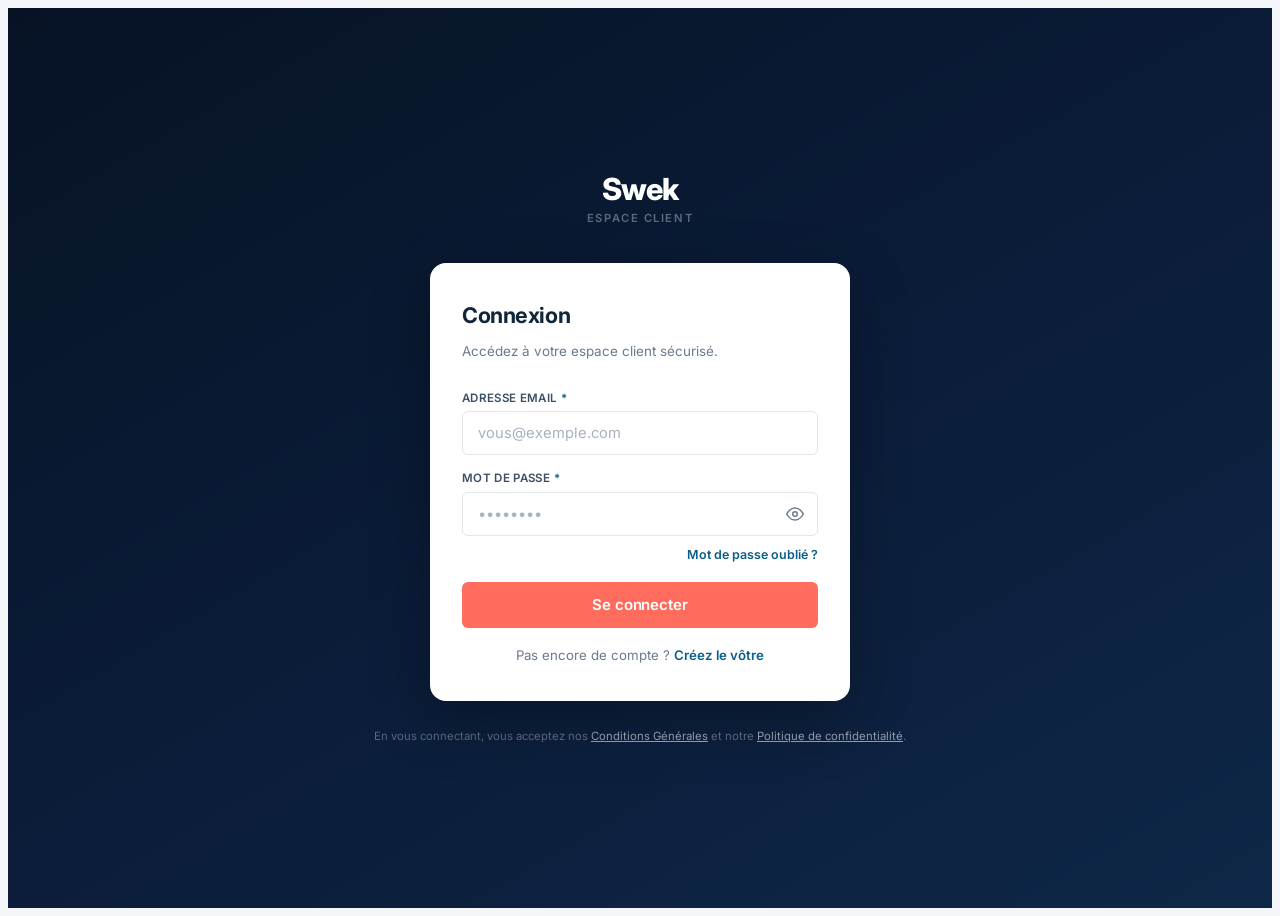
<file: index.html>
<!DOCTYPE html>
<html lang="fr">
<head>
  <meta charset="utf-8"/>
  <meta name="viewport" content="width=device-width, initial-scale=1.0"/>
  <link rel="icon" type="image/svg+xml" href="favicon.svg">
  <title>Swek — Espace Client</title>
  <script>
  (function(){
    // Redirige vers le tableau de bord si une session est ouverte, sinon vers la connexion.
    var logged = localStorage.getItem('ec_session') === '1';
    location.replace(logged ? 'espaceclient.html' : 'connexion.html');
  })();
  </script>
</head>
<body>
  <noscript><p style="font-family:sans-serif;text-align:center;margin-top:3rem">
    Veuillez activer JavaScript, puis ouvrez <a href="connexion.html">la page de connexion</a>.
  </p></noscript>
</body>
</html>
</file>
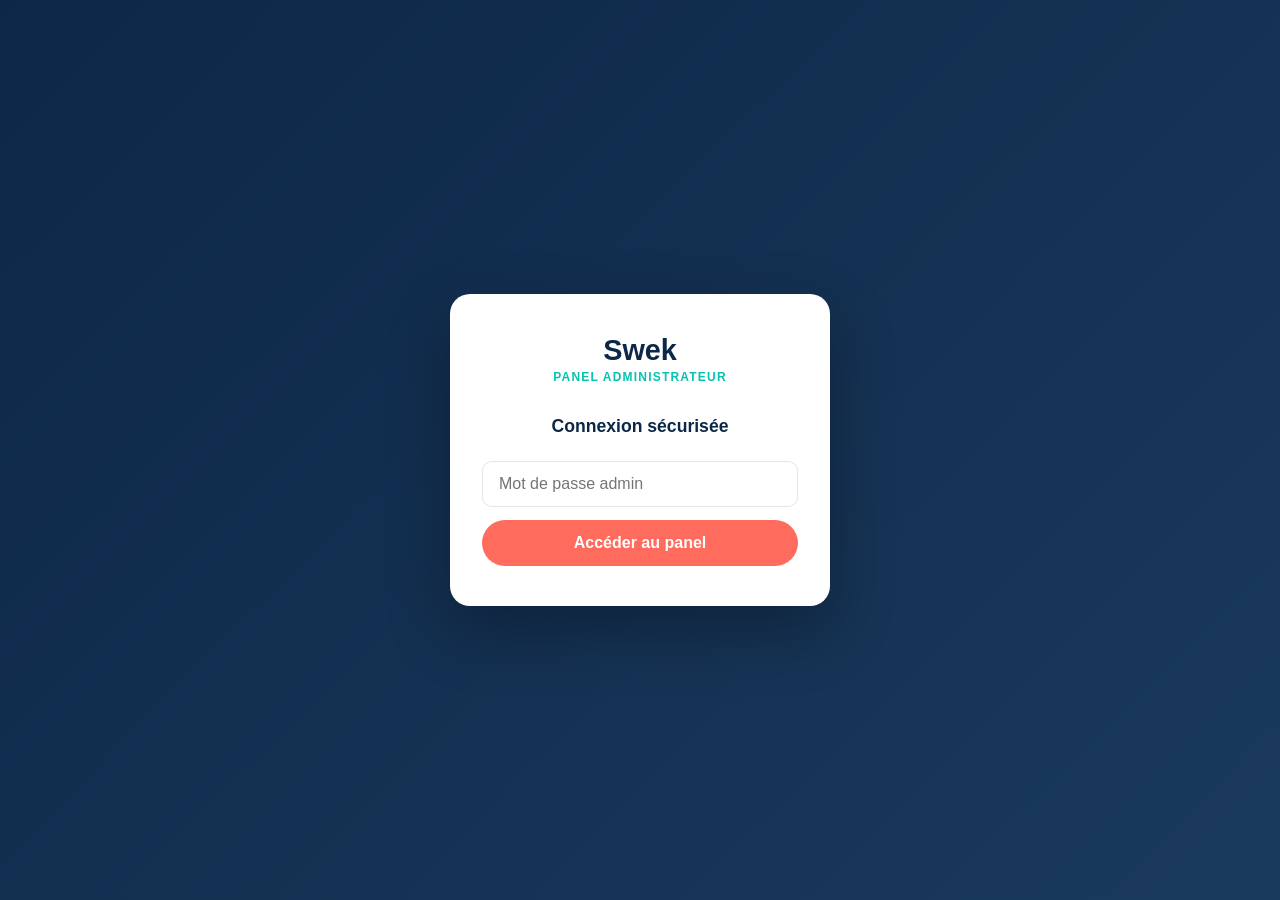
<file: admin.html>
<!DOCTYPE html>
<html lang="fr">
<head>
  <meta charset="utf-8"/>
  <meta name="viewport" content="width=device-width, initial-scale=1.0"/>
  <title>Admin — Swek</title>
  <style>
    *{box-sizing:border-box;margin:0;padding:0}
    body{font-family:'Segoe UI',Arial,sans-serif;background:#f0f2f5;color:#0d2748;min-height:100vh}

    /* ── Login ── */
    #login-screen{min-height:100vh;display:flex;align-items:center;justify-content:center;background:linear-gradient(135deg,#0d2748 0%,#1a3a5c 100%)}
    .login-card{background:#fff;border-radius:20px;padding:2.5rem 2rem;width:100%;max-width:380px;box-shadow:0 24px 64px rgba(0,0,0,.3);text-align:center}
    .login-logo{font-size:1.8rem;font-weight:800;color:#0d2748;margin-bottom:.2rem}
    .login-sub{font-size:.75rem;font-weight:700;color:#06c2b0;letter-spacing:.1em;text-transform:uppercase;margin-bottom:2rem}
    .login-inp{width:100%;border:1.5px solid #e2e6ed;border-radius:10px;padding:.82rem 1rem;font-size:1rem;outline:none;font-family:inherit;transition:border-color .2s;margin-bottom:.8rem}
    .login-inp:focus{border-color:#06c2b0}
    .login-btn{width:100%;padding:.88rem;border-radius:2rem;background:#ff6b5c;color:#fff;border:none;font-size:1rem;font-weight:700;cursor:pointer;font-family:inherit;transition:background .2s}
    .login-btn:hover{background:#e85545}
    .login-err{background:#fff5f5;border:1.5px solid #f5c6cb;border-radius:8px;padding:.6rem .9rem;font-size:.84rem;color:#c0392b;margin-bottom:.8rem;display:none}

    /* ── Layout ── */
    #admin-screen{display:none}
    .adm-header{background:#0d2748;padding:1rem 1.5rem;display:flex;justify-content:space-between;align-items:center;position:sticky;top:0;z-index:100}
    .adm-logo{font-size:1.2rem;font-weight:800;color:#fff}
    .adm-badge{background:rgba(255,107,92,.2);color:#ff6b5c;border:1px solid rgba(255,107,92,.3);border-radius:2rem;padding:.3rem .8rem;font-size:.72rem;font-weight:800;letter-spacing:.05em}
    .adm-logout{background:rgba(255,255,255,.1);border:1px solid rgba(255,255,255,.15);border-radius:2rem;padding:.35rem .8rem;font-size:.76rem;font-weight:600;color:rgba(255,255,255,.7);cursor:pointer;font-family:inherit;transition:all .2s}
    .adm-logout:hover{background:rgba(255,255,255,.2);color:#fff}

    /* ── Nav tabs ── */
    .adm-nav{background:#fff;border-bottom:1px solid #e2e6ed;display:flex;padding:0 1.5rem;gap:0;overflow-x:auto}
    .adm-tab{padding:.85rem 1.2rem;font-size:.85rem;font-weight:700;color:#8a94a6;border:none;background:none;cursor:pointer;font-family:inherit;border-bottom:3px solid transparent;white-space:nowrap;transition:all .2s}
    .adm-tab.active{color:#0d2748;border-bottom-color:#ff6b5c}
    .adm-tab:hover:not(.active){color:#0d2748}

    .adm-main{max-width:1200px;margin:0 auto;padding:2rem 1.5rem}
    .adm-section{display:none}
    .adm-section.active{display:block}

    /* ── Stats ── */
    .adm-stats{display:grid;grid-template-columns:repeat(auto-fit,minmax(160px,1fr));gap:1rem;margin-bottom:2rem}
    .adm-stat{background:#fff;border-radius:14px;padding:1.3rem 1.2rem;border:1px solid #e2e6ed;box-shadow:0 2px 8px rgba(0,0,0,.04)}
    .adm-stat-lbl{font-size:.7rem;font-weight:700;color:#8a94a6;text-transform:uppercase;letter-spacing:.08em;margin-bottom:.4rem}
    .adm-stat-val{font-size:1.7rem;font-weight:800;color:#0d2748}
    .adm-stat-val--green{color:#27ae60}
    .adm-stat-val--coral{color:#ff6b5c}
    .adm-stat-val--teal{color:#06c2b0}

    /* ── Toolbar ── */
    .adm-toolbar{display:flex;gap:.8rem;margin-bottom:1.2rem;flex-wrap:wrap;align-items:center}
    .adm-search{flex:1;min-width:220px;border:1.5px solid #e2e6ed;border-radius:10px;padding:.7rem 1rem;font-size:.9rem;outline:none;font-family:inherit;transition:border-color .2s}
    .adm-search:focus{border-color:#06c2b0}
    .adm-btn{padding:.7rem 1.2rem;border-radius:10px;background:#0d2748;color:#fff;border:none;font-size:.85rem;font-weight:700;cursor:pointer;font-family:inherit;transition:background .2s;white-space:nowrap}
    .adm-btn:hover{background:#1a3a5c}
    .adm-btn--coral{background:#ff6b5c}
    .adm-btn--coral:hover{background:#e85545}
    .adm-btn--green{background:#27ae60}
    .adm-btn--green:hover{background:#1e9650}

    /* ── Table ── */
    .adm-table-wrap{background:#fff;border-radius:16px;border:1px solid #e2e6ed;overflow:hidden;box-shadow:0 2px 12px rgba(0,0,0,.06);overflow-x:auto}
    table{width:100%;border-collapse:collapse;min-width:800px}
    thead{background:#f8f9fb}
    th{padding:.85rem 1rem;text-align:left;font-size:.7rem;font-weight:800;color:#8a94a6;text-transform:uppercase;letter-spacing:.08em;border-bottom:1px solid #e2e6ed;white-space:nowrap}
    td{padding:.85rem 1rem;font-size:.86rem;border-bottom:1px solid #f0f2f5;vertical-align:middle}
    tr:last-child td{border-bottom:none}
    tr:hover td{background:#fafbfc}
    .td-name{font-weight:700;color:#0d2748}
    .td-sub{color:#8a94a6;font-size:.78rem;margin-top:2px}
    .td-tag{font-family:monospace;font-size:.78rem;background:#f0f2f5;padding:.18rem .45rem;border-radius:4px;color:#0d2748;font-weight:700}
    .td-tag--blue{background:#e8f0fe;color:#1a56db}
    .td-solde{font-weight:800;color:#06c2b0}
    .td-solde--neg{color:#e74c3c}
    .td-actions{display:flex;gap:.3rem;flex-wrap:wrap}
    .btn-sm{padding:.28rem .6rem;border-radius:6px;border:none;font-size:.72rem;font-weight:700;cursor:pointer;font-family:inherit;transition:all .2s;white-space:nowrap}
    .btn-view{background:#e8faf8;color:#049f90}
    .btn-view:hover{background:#06c2b0;color:#fff}
    .btn-deposit{background:#e8f8ee;color:#1e9650}
    .btn-deposit:hover{background:#27ae60;color:#fff}
    .btn-action{background:#eef2ff;color:#4f46e5}
    .btn-action:hover{background:#4f46e5;color:#fff}
    .btn-del{background:#fff5f5;color:#e74c3c}
    .btn-del:hover{background:#e74c3c;color:#fff}
    .adm-empty{text-align:center;padding:3rem 1rem;color:#8a94a6;font-size:.95rem}

    /* ── Status badge ── */
    .status-badge{display:inline-block;padding:.2rem .6rem;border-radius:20px;font-size:.7rem;font-weight:800;letter-spacing:.04em;text-transform:uppercase}
    .status-active{background:#ecfdf5;color:#059669}
    .status-pending{background:#fefce8;color:#ca8a04}
    .status-blocked{background:#fef2f2;color:#dc2626}

    /* ── Modal ── */
    .adm-overlay{position:fixed;inset:0;background:rgba(0,0,0,.5);z-index:500;display:flex;align-items:center;justify-content:center;padding:1rem;opacity:0;pointer-events:none;transition:opacity .2s}
    .adm-overlay.open{opacity:1;pointer-events:all}
    .adm-modal{background:#fff;border-radius:20px;padding:2rem;width:100%;max-width:520px;max-height:90vh;overflow-y:auto;transform:scale(.95);transition:transform .2s}
    .adm-overlay.open .adm-modal{transform:scale(1)}
    .adm-modal-hd{display:flex;justify-content:space-between;align-items:center;margin-bottom:1.5rem}
    .adm-modal-title{font-size:1.1rem;font-weight:800;color:#0d2748}
    .adm-modal-close{background:#f0f2f5;border:none;cursor:pointer;width:32px;height:32px;border-radius:50%;font-size:1rem;display:flex;align-items:center;justify-content:center;color:#555}
    .adm-modal-close:hover{background:#e2e6ed}

    .adm-field{margin-bottom:1rem}
    .adm-field-lbl{font-size:.7rem;font-weight:700;color:#8a94a6;text-transform:uppercase;letter-spacing:.07em;margin-bottom:.3rem}
    .adm-field-val{font-size:.95rem;font-weight:600;color:#0d2748}
    .adm-field-inp{width:100%;border:1.5px solid #e2e6ed;border-radius:10px;padding:.72rem .9rem;font-size:.93rem;outline:none;font-family:inherit;transition:border-color .2s}
    .adm-field-inp:focus{border-color:#06c2b0}
    .adm-field-select{width:100%;border:1.5px solid #e2e6ed;border-radius:10px;padding:.72rem .9rem;font-size:.93rem;outline:none;font-family:inherit;background:#fff;appearance:none;cursor:pointer}
    .adm-field-select:focus{border-color:#06c2b0}
    .adm-divider{border:none;border-top:1px solid #e2e6ed;margin:1.2rem 0}
    .adm-modal-note{font-size:.8rem;color:#8a94a6;margin-bottom:1rem;line-height:1.5}
    .adm-modal-success{background:#ecfdf5;border:1.5px solid #a7f3d0;border-radius:10px;padding:.8rem 1rem;font-size:.88rem;color:#065f46;font-weight:600;margin-bottom:1rem;display:none}
    .adm-modal-err{background:#fff5f5;border:1.5px solid #fca5a5;border-radius:10px;padding:.8rem 1rem;font-size:.88rem;color:#991b1b;font-weight:600;margin-bottom:1rem;display:none}

    /* ── Action rapide par ID ── */
    .quick-action-card{background:#fff;border-radius:16px;border:1px solid #e2e6ed;padding:1.5rem;box-shadow:0 2px 8px rgba(0,0,0,.04);margin-bottom:1.5rem}
    .quick-action-title{font-size:.85rem;font-weight:800;color:#0d2748;margin-bottom:1rem;display:flex;align-items:center;gap:.5rem}
    .quick-action-row{display:flex;gap:.6rem;flex-wrap:wrap}

    /* ── Journal ── */
    .log-item{display:flex;justify-content:space-between;align-items:flex-start;padding:.75rem 0;border-bottom:1px solid #f0f2f5;font-size:.84rem}
    .log-item:last-child{border-bottom:none}
    .log-type{display:inline-block;padding:.18rem .5rem;border-radius:4px;font-size:.7rem;font-weight:800;margin-right:.4rem}
    .log-depot{background:#ecfdf5;color:#065f46}
    .log-retrait{background:#fef2f2;color:#991b1b}
    .log-modif{background:#eff6ff;color:#1e40af}
    .log-suppr{background:#fef3c7;color:#92400e}

    @media(max-width:640px){
      .adm-main{padding:1rem}
      th,td{padding:.6rem .5rem;font-size:.75rem}
      .adm-stat-val{font-size:1.3rem}
      .adm-tab{padding:.7rem .8rem;font-size:.78rem}
    }
  </style>
</head>
<body>

<!-- LOGIN -->
<div id="login-screen">
  <div class="login-card">
    <div class="login-logo">Swek</div>
    <div class="login-sub">Panel Administrateur</div>
    <div style="font-size:1.1rem;font-weight:800;color:#0d2748;margin-bottom:1.5rem">Connexion sécurisée</div>
    <div class="login-err" id="login-err">Mot de passe incorrect.</div>
    <input type="password" class="login-inp" id="adm-pwd" placeholder="Mot de passe admin" onkeydown="if(event.key==='Enter')admLogin()"/>
    <button class="login-btn" onclick="admLogin()">Accéder au panel</button>
  </div>
</div>

<!-- ADMIN -->
<div id="admin-screen">
  <header class="adm-header">
    <div style="display:flex;align-items:center;gap:.8rem">
      <div class="adm-logo">Swek</div>
      <div class="adm-badge">ADMIN</div>
    </div>
    <button class="adm-logout" onclick="admLogout()">Déconnexion</button>
  </header>

  <nav class="adm-nav">
    <button class="adm-tab active" onclick="admTab('clients',this)">👥 Clients</button>
    <button class="adm-tab" onclick="admTab('operations',this)">💳 Opérations</button>
    <button class="adm-tab" onclick="admTab('journal',this)">📋 Journal</button>
  </nav>

  <div class="adm-main">

    <!-- ── CLIENTS ── -->
    <div class="adm-section active" id="sec-clients">

      <div class="adm-stats" id="adm-stats"></div>

      <!-- Action rapide par ID -->
      <div class="quick-action-card">
        <div class="quick-action-title">⚡ Action rapide par identifiant client</div>
        <div class="quick-action-row">
          <input class="adm-search" id="quick-id" placeholder="Identifiant client USR-XXXX..." style="flex:2;min-width:200px"/>
          <button class="adm-btn adm-btn--green" onclick="quickDeposit()">+ Dépôt</button>
          <button class="adm-btn adm-btn--coral" onclick="quickRetrait()">− Retrait</button>
          <button class="adm-btn" onclick="quickPret()">✎ Modifier prêt</button>
        </div>
        <div class="adm-modal-err" id="quick-err" style="margin-top:.8rem;margin-bottom:0"></div>
      </div>

      <div class="adm-toolbar">
        <input class="adm-search" id="adm-search" type="text" placeholder="Rechercher nom, email, ID, dossier..." oninput="admFilter()"/>
        <button class="adm-btn" onclick="admExportCSV()">⬇ CSV</button>
        <button class="adm-btn adm-btn--coral" onclick="admRefresh()">↺ Actualiser</button>
      </div>

      <div class="adm-table-wrap">
        <table>
          <thead>
            <tr>
              <th>Client</th>
              <th>Identifiant</th>
              <th>N° dossier</th>
              <th>Email</th>
              <th>Téléphone</th>
              <th>Solde</th>
              <th>Statut</th>
              <th>Inscription</th>
              <th>Actions</th>
            </tr>
          </thead>
          <tbody id="adm-tbody"></tbody>
        </table>
        <div class="adm-empty" id="adm-empty" style="display:none">Aucun client trouvé.</div>
      </div>
    </div>

    <!-- ── OPÉRATIONS ── -->
    <div class="adm-section" id="sec-operations">
      <div class="adm-stats" style="margin-bottom:2rem">
        <div class="adm-stat">
          <div class="adm-stat-lbl">Dépôts effectués</div>
          <div class="adm-stat-val adm-stat-val--green" id="op-depots">0</div>
        </div>
        <div class="adm-stat">
          <div class="adm-stat-lbl">Retraits effectués</div>
          <div class="adm-stat-val adm-stat-val--coral" id="op-retraits">0</div>
        </div>
        <div class="adm-stat">
          <div class="adm-stat-lbl">Total injecté</div>
          <div class="adm-stat-val adm-stat-val--teal" id="op-total">0,00 €</div>
        </div>
      </div>

      <div style="display:grid;grid-template-columns:repeat(auto-fit,minmax(280px,1fr));gap:1rem">

        <div class="quick-action-card">
          <div class="quick-action-title">💚 Dépôt sur compte client</div>
          <div class="adm-field"><div class="adm-field-lbl">Identifiant client</div>
            <input class="adm-field-inp" id="dep-id" placeholder="USR-XXXX..."/></div>
          <div class="adm-field"><div class="adm-field-lbl">Montant (€)</div>
            <input class="adm-field-inp" id="dep-amt" type="number" min="1" placeholder="Ex : 1500"/></div>
          <div class="adm-field"><div class="adm-field-lbl">Libellé</div>
            <input class="adm-field-inp" id="dep-label" placeholder="Ex : Virement Swek"/></div>
          <div class="adm-modal-success" id="dep-ok">✓ Dépôt effectué avec succès.</div>
          <div class="adm-modal-err" id="dep-err"></div>
          <button class="adm-btn adm-btn--green" style="width:100%;border-radius:10px" onclick="opDeposit()">Effectuer le dépôt</button>
        </div>

        <div class="quick-action-card">
          <div class="quick-action-title">🔴 Retrait sur compte client</div>
          <div class="adm-field"><div class="adm-field-lbl">Identifiant client</div>
            <input class="adm-field-inp" id="ret-id" placeholder="USR-XXXX..."/></div>
          <div class="adm-field"><div class="adm-field-lbl">Montant (€)</div>
            <input class="adm-field-inp" id="ret-amt" type="number" min="1" placeholder="Ex : 500"/></div>
          <div class="adm-field"><div class="adm-field-lbl">Libellé</div>
            <input class="adm-field-inp" id="ret-label" placeholder="Ex : Frais de dossier"/></div>
          <div class="adm-modal-success" id="ret-ok">✓ Retrait effectué avec succès.</div>
          <div class="adm-modal-err" id="ret-err"></div>
          <button class="adm-btn adm-btn--coral" style="width:100%;border-radius:10px" onclick="opRetrait()">Effectuer le retrait</button>
        </div>

        <div class="quick-action-card">
          <div class="quick-action-title">✎ Modifier les données de prêt</div>
          <div class="adm-field"><div class="adm-field-lbl">Identifiant client</div>
            <input class="adm-field-inp" id="pret-id" placeholder="USR-XXXX..."/></div>
          <div class="adm-field"><div class="adm-field-lbl">Montant du crédit (€)</div>
            <input class="adm-field-inp" id="pret-montant" type="number" placeholder="Ex : 10000"/></div>
          <div class="adm-field"><div class="adm-field-lbl">Mensualité (€)</div>
            <input class="adm-field-inp" id="pret-mens" type="number" placeholder="Ex : 200"/></div>
          <div class="adm-field"><div class="adm-field-lbl">Durée (mois)</div>
            <input class="adm-field-inp" id="pret-duree" type="number" placeholder="Ex : 60"/></div>
          <div class="adm-field"><div class="adm-field-lbl">Taux annuel (%)</div>
            <input class="adm-field-inp" id="pret-taux" type="number" step="0.01" placeholder="Ex : 3.5"/></div>
          <div class="adm-modal-success" id="pret-ok">✓ Données de prêt mises à jour.</div>
          <div class="adm-modal-err" id="pret-err"></div>
          <button class="adm-btn" style="width:100%;border-radius:10px" onclick="opModPret()">Enregistrer le prêt</button>
        </div>

        <div class="quick-action-card">
          <div class="quick-action-title">🔒 Bloquer / Débloquer compte</div>
          <div class="adm-modal-note">Bloquer un compte empêche le client de se connecter à son espace. Il peut toujours récupérer l'accès sur demande.</div>
          <div class="adm-field"><div class="adm-field-lbl">Identifiant client</div>
            <input class="adm-field-inp" id="blk-id" placeholder="USR-XXXX..."/></div>
          <div class="adm-modal-success" id="blk-ok">✓ Statut mis à jour.</div>
          <div class="adm-modal-err" id="blk-err"></div>
          <div style="display:flex;gap:.6rem;margin-top:.4rem">
            <button class="adm-btn adm-btn--coral" style="flex:1;border-radius:10px" onclick="opBlock(true)">Bloquer</button>
            <button class="adm-btn adm-btn--green" style="flex:1;border-radius:10px" onclick="opBlock(false)">Débloquer</button>
          </div>
        </div>

        <div class="quick-action-card">
          <div class="quick-action-title">📝 Modifier les informations client</div>
          <div class="adm-field"><div class="adm-field-lbl">Identifiant client</div>
            <input class="adm-field-inp" id="edit-id" placeholder="USR-XXXX..." onchange="admPrefill()"/></div>
          <div class="adm-field"><div class="adm-field-lbl">Prénom</div>
            <input class="adm-field-inp" id="edit-prenom" placeholder="Prénom"/></div>
          <div class="adm-field"><div class="adm-field-lbl">Nom</div>
            <input class="adm-field-inp" id="edit-nom" placeholder="Nom"/></div>
          <div class="adm-field"><div class="adm-field-lbl">Email</div>
            <input class="adm-field-inp" id="edit-email" type="email" placeholder="email@exemple.fr"/></div>
          <div class="adm-field"><div class="adm-field-lbl">Téléphone</div>
            <input class="adm-field-inp" id="edit-tel" placeholder="06 XX XX XX XX"/></div>
          <div class="adm-field"><div class="adm-field-lbl">N° dossier</div>
            <input class="adm-field-inp" id="edit-ref" placeholder="SWK-2026-XXXXX"/></div>
          <div class="adm-modal-success" id="edit-ok">✓ Informations mises à jour.</div>
          <div class="adm-modal-err" id="edit-err"></div>
          <button class="adm-btn" style="width:100%;border-radius:10px" onclick="opEditUser()">Enregistrer</button>
        </div>

        <div class="quick-action-card">
          <div class="quick-action-title">🗑️ Supprimer un compte</div>
          <div class="adm-modal-note">⚠️ Action irréversible. Toutes les données du client seront effacées définitivement.</div>
          <div class="adm-field"><div class="adm-field-lbl">Identifiant client</div>
            <input class="adm-field-inp" id="del-id" placeholder="USR-XXXX..."/></div>
          <div class="adm-modal-err" id="del-err"></div>
          <button class="adm-btn btn-del" style="width:100%;border-radius:10px;padding:.72rem;font-size:.88rem;background:#e74c3c;color:#fff;border:none" onclick="opDelete()">Supprimer définitivement</button>
        </div>

      </div>
    </div>

    <!-- ── JOURNAL ── -->
    <div class="adm-section" id="sec-journal">
      <div class="adm-toolbar" style="margin-bottom:1.2rem">
        <span style="font-weight:700;font-size:.95rem">Journal des actions admin</span>
        <button class="adm-btn adm-btn--coral" style="margin-left:auto" onclick="admClearLog()">Effacer le journal</button>
      </div>
      <div class="adm-table-wrap" style="padding:1rem 1.5rem">
        <div id="adm-log-list"><div class="adm-empty">Aucune action enregistrée.</div></div>
      </div>
    </div>

  </div>
</div>

<!-- Détail client modal -->
<div class="adm-overlay" id="adm-detail-overlay" onclick="admCloseDetail(event)">
  <div class="adm-modal" onclick="event.stopPropagation()">
    <div class="adm-modal-hd">
      <div class="adm-modal-title" id="detail-name">Détail client</div>
      <button class="adm-modal-close" onclick="admCloseDetail()">✕</button>
    </div>
    <div id="detail-body"></div>
  </div>
</div>

<script>
var ADMIN_PWD = 'Swek2026!';
var SESSION_KEY = 'adm_auth';
var LOG_KEY = 'adm_log';

/* ── AUTH ── */
function admLogin(){
  var pwd = document.getElementById('adm-pwd').value;
  if(pwd === ADMIN_PWD){
    sessionStorage.setItem(SESSION_KEY,'1');
    document.getElementById('login-screen').style.display='none';
    document.getElementById('admin-screen').style.display='block';
    admLoad();
  } else {
    document.getElementById('login-err').style.display='block';
    document.getElementById('adm-pwd').value='';
  }
}
function admLogout(){ sessionStorage.removeItem(SESSION_KEY); location.reload(); }
(function(){
  if(sessionStorage.getItem(SESSION_KEY)==='1'){
    document.getElementById('login-screen').style.display='none';
    document.getElementById('admin-screen').style.display='block';
    admLoad();
  }
})();

/* ── TABS ── */
function admTab(sec, btn){
  document.querySelectorAll('.adm-section').forEach(function(s){s.classList.remove('active')});
  document.querySelectorAll('.adm-tab').forEach(function(t){t.classList.remove('active')});
  document.getElementById('sec-'+sec).classList.add('active');
  btn.classList.add('active');
  if(sec==='journal') admRenderLog();
}

/* ── DATA ── */
function admGetClients(){
  var clients=[];
  for(var i=0;i<localStorage.length;i++){
    var k=localStorage.key(i); if(!k) continue;
    if(k==='ec_user'){
      try{
        var u=JSON.parse(localStorage.getItem(k));
        if(u&&u.email) clients.push({key:k,user:u,solde:parseFloat(localStorage.getItem('ec_solde')||'0'),tx:tryParse(localStorage.getItem('ec_tx'))});
      }catch(e){}
    } else if(k.startsWith('ec_user_')){
      var uid=k.replace('ec_user_','');
      try{
        var u2=JSON.parse(localStorage.getItem(k));
        if(u2&&u2.email) clients.push({key:k,user:u2,solde:parseFloat(localStorage.getItem('ec_solde_'+uid)||'0'),tx:tryParse(localStorage.getItem('ec_tx_'+uid))});
      }catch(e){}
    }
  }
  return clients;
}

function findClientByUID(uid){
  uid = uid.trim().toUpperCase();
  var clients = admGetClients();
  return clients.find(function(c){ return (c.user.id||'').toUpperCase() === uid; }) || null;
}

function saveUser(c){
  localStorage.setItem(c.key, JSON.stringify(c.user));
}
function saveSolde(c, solde){
  var uid = c.key.replace('ec_user_','');
  if(c.key==='ec_user') localStorage.setItem('ec_solde', solde.toFixed(2));
  else localStorage.setItem('ec_solde_'+uid, solde.toFixed(2));
}
function saveTx(c, tx){
  var uid = c.key.replace('ec_user_','');
  if(c.key==='ec_user') localStorage.setItem('ec_tx', JSON.stringify(tx));
  else localStorage.setItem('ec_tx_'+uid, JSON.stringify(tx));
}

function tryParse(s){ try{return JSON.parse(s||'[]');}catch(e){return[];} }
function fmtAmt(v){ return (v||0).toLocaleString('fr-FR',{minimumFractionDigits:2,maximumFractionDigits:2})+' €'; }
function fmtDate(iso){ if(!iso) return '—'; var d=new Date(iso); return d.toLocaleDateString('fr-FR',{day:'2-digit',month:'2-digit',year:'numeric'})+' '+d.toLocaleTimeString('fr-FR',{hour:'2-digit',minute:'2-digit'}); }
function fmtDateShort(iso){ if(!iso) return '—'; return new Date(iso).toLocaleDateString('fr-FR',{day:'2-digit',month:'2-digit',year:'numeric'}); }

var ALL_CLIENTS=[];

function admLoad(){
  ALL_CLIENTS=admGetClients();
  admRenderStats();
  admRenderTable(ALL_CLIENTS);
  admRenderOpStats();
}
function admRefresh(){ admLoad(); }

function admRenderStats(){
  var total=ALL_CLIENTS.length;
  var soldeTotal=ALL_CLIENTS.reduce(function(s,c){return s+(c.solde||0);},0);
  var encours=ALL_CLIENTS.reduce(function(s,c){return s+((c.user.loan&&c.user.loan.montant)||0);},0);
  var actifs=ALL_CLIENTS.filter(function(c){return !c.user.blocked;}).length;
  var today=new Date().toDateString();
  var todayCount=ALL_CLIENTS.filter(function(c){return c.user.createdAt&&new Date(c.user.createdAt).toDateString()===today;}).length;
  document.getElementById('adm-stats').innerHTML=
    statCard('Clients total',total,'')
   +statCard('Actifs',actifs,'adm-stat-val--green')
   +statCard('Solde total',fmtAmt(soldeTotal),'adm-stat-val--teal')
   +statCard('Encours crédit',fmtAmt(encours),'')
   +statCard('Inscrits aujourd\'hui',todayCount,'adm-stat-val--coral');
}
function statCard(lbl,val,cls){
  return '<div class="adm-stat"><div class="adm-stat-lbl">'+lbl+'</div><div class="adm-stat-val '+cls+'">'+val+'</div></div>';
}

function admRenderOpStats(){
  var log=tryParse(localStorage.getItem(LOG_KEY));
  var depots=log.filter(function(l){return l.type==='depot';}).length;
  var retraits=log.filter(function(l){return l.type==='retrait';}).length;
  var totalInj=log.filter(function(l){return l.type==='depot';}).reduce(function(s,l){return s+(l.amt||0);},0);
  var el=document.getElementById('op-depots'); if(el) el.textContent=depots;
  el=document.getElementById('op-retraits'); if(el) el.textContent=retraits;
  el=document.getElementById('op-total'); if(el) el.textContent=fmtAmt(totalInj);
}

function admRenderTable(clients){
  var tbody=document.getElementById('adm-tbody');
  var empty=document.getElementById('adm-empty');
  if(!clients.length){tbody.innerHTML='';empty.style.display='block';return;}
  empty.style.display='none';
  tbody.innerHTML=clients.map(function(c,i){
    var u=c.user;
    var status=u.blocked
      ?'<span class="status-badge status-blocked">Bloqué</span>'
      :(u.loan&&u.loan.montant>0
        ?'<span class="status-badge status-active">Actif</span>'
        :'<span class="status-badge status-pending">En attente</span>');
    return '<tr>'
      +'<td><div class="td-name">'+(u.prenom||'')+' '+(u.nom||'')+'</div><div class="td-sub">'+(u.tel||'')+'</div></td>'
      +'<td><span class="td-tag td-tag--blue">'+(u.id||'—')+'</span></td>'
      +'<td>'+(u.ref?'<span class="td-tag">'+u.ref+'</span>':'<span style="color:#ccc">—</span>')+'</td>'
      +'<td style="color:#555;font-size:.82rem">'+(u.email||'—')+'</td>'
      +'<td style="color:#555;font-size:.82rem">'+(u.tel||'—')+'</td>'
      +'<td class="td-solde'+(c.solde<0?' td-solde--neg':'')+'">'+fmtAmt(c.solde)+'</td>'
      +'<td>'+status+'</td>'
      +'<td style="color:#8a94a6;font-size:.78rem">'+fmtDateShort(u.createdAt)+'</td>'
      +'<td><div class="td-actions">'
      +'<button class="btn-sm btn-view" onclick="admDetail('+i+')">Voir</button>'
      +'<button class="btn-sm btn-deposit" onclick="quickDepositFor(\''+((u.id)||'')+'\')">Dépôt</button>'
      +'<button class="btn-sm btn-action" onclick="quickPretFor(\''+((u.id)||'')+'\')">Prêt</button>'
      +'<button class="btn-sm btn-del" onclick="admConfirmDelete(\''+c.key+'\',\''+((u.prenom||'')+' '+(u.nom||'')).trim()+'\')">✕</button>'
      +'</div></td>'
      +'</tr>';
  }).join('');
}

function admFilter(){
  var q=document.getElementById('adm-search').value.toLowerCase().trim();
  if(!q){admRenderTable(ALL_CLIENTS);return;}
  admRenderTable(ALL_CLIENTS.filter(function(c){
    var u=c.user;
    return ((u.prenom||'')+' '+(u.nom||'')+' '+(u.email||'')+' '+(u.ref||'')+' '+(u.tel||'')+' '+(u.id||'')).toLowerCase().indexOf(q)!==-1;
  }));
}

/* ── DETAIL ── */
function admDetail(idx){
  var c=ALL_CLIENTS[idx]; if(!c) return;
  var u=c.user; var tx=c.tx||[];
  var loan=u.loan||{};
  document.getElementById('detail-name').textContent=(u.prenom||'')+' '+(u.nom||'');
  var html='';
  [['Identifiant',u.id||'—'],['Prénom',u.prenom],['Nom',u.nom],['Email',u.email],
   ['Téléphone',u.tel],['N° dossier',u.ref||'—'],['Solde',fmtAmt(c.solde)],
   ['Statut',u.blocked?'🔴 Bloqué':'🟢 Actif'],['Inscription',fmtDate(u.createdAt)]
  ].forEach(function(f){
    html+='<div class="adm-field"><div class="adm-field-lbl">'+f[0]+'</div><div class="adm-field-val">'+(f[1]||'—')+'</div></div>';
  });
  if(loan.montant){
    html+='<hr class="adm-divider"/><div class="adm-field-lbl" style="margin-bottom:.8rem">Données du prêt</div>';
    [['Montant',fmtAmt(loan.montant)],['Mensualité',fmtAmt(loan.mensualite)],['Durée',loan.duree+' mois'],['Taux',(loan.taux||3.5)+' %']].forEach(function(f){
      html+='<div style="display:flex;justify-content:space-between;padding:.4rem 0;border-bottom:1px solid #f0f2f5;font-size:.86rem"><span style="color:#8a94a6">'+f[0]+'</span><strong>'+f[1]+'</strong></div>';
    });
  }
  if(tx.length){
    html+='<hr class="adm-divider"/><div class="adm-field-lbl" style="margin-bottom:.6rem">Dernières opérations</div>';
    html+=tx.slice(0,6).map(function(t){
      var isOut=t.type==='virement';
      return '<div style="display:flex;justify-content:space-between;padding:.45rem 0;border-bottom:1px solid #f0f2f5;font-size:.82rem">'
        +'<span>'+t.label+' <span style="color:#8a94a6;font-size:.75rem">'+t.date+'</span></span>'
        +'<span style="font-weight:800;color:'+(isOut?'#e74c3c':'#27ae60')+'">'+(isOut?'-':'+')+fmtAmt(t.amt)+'</span>'
        +'</div>';
    }).join('');
  }
  document.getElementById('detail-body').innerHTML=html;
  document.getElementById('adm-detail-overlay').classList.add('open');
}
function admCloseDetail(e){
  if(e&&e.target!==document.getElementById('adm-detail-overlay')) return;
  document.getElementById('adm-detail-overlay').classList.remove('open');
}

/* ── OPÉRATIONS ── */
function showMsg(okId,errId,msg,isOk){
  var ok=document.getElementById(okId); var err=document.getElementById(errId);
  if(isOk){ok.style.display='block';err.style.display='none';ok.textContent='✓ '+msg;}
  else{err.style.display='block';ok.style.display='none';err.textContent='✗ '+msg;}
  setTimeout(function(){ok.style.display='none';err.style.display='none';},4000);
}

function opDeposit(){
  var uid=document.getElementById('dep-id').value.trim();
  var amt=parseFloat(document.getElementById('dep-amt').value);
  var label=(document.getElementById('dep-label').value.trim()||'Dépôt Swek');
  if(!uid) return showMsg('dep-ok','dep-err','Identifiant requis.',false);
  if(!amt||amt<=0) return showMsg('dep-ok','dep-err','Montant invalide.',false);
  var c=findClientByUID(uid);
  if(!c) return showMsg('dep-ok','dep-err','Client introuvable.',false);
  var newSolde=(c.solde||0)+amt;
  saveSolde(c, newSolde);
  var tx=tryParse(localStorage.getItem(c.key==='ec_user'?'ec_tx':'ec_tx_'+c.key.replace('ec_user_','')));
  tx.unshift({label:label,amt:amt,type:'credit',date:new Date().toLocaleDateString('fr-FR')});
  saveTx(c,tx);
  admLog('depot', uid, label, amt);
  admLoad();
  showMsg('dep-ok','dep-err','Dépôt de '+fmtAmt(amt)+' effectué sur '+((c.user.prenom||'')+' '+(c.user.nom||'')).trim()+'.',true);
  document.getElementById('dep-id').value='';
  document.getElementById('dep-amt').value='';
  document.getElementById('dep-label').value='';
}

function opRetrait(){
  var uid=document.getElementById('ret-id').value.trim();
  var amt=parseFloat(document.getElementById('ret-amt').value);
  var label=(document.getElementById('ret-label').value.trim()||'Retrait admin');
  if(!uid) return showMsg('ret-ok','ret-err','Identifiant requis.',false);
  if(!amt||amt<=0) return showMsg('ret-ok','ret-err','Montant invalide.',false);
  var c=findClientByUID(uid);
  if(!c) return showMsg('ret-ok','ret-err','Client introuvable.',false);
  var newSolde=(c.solde||0)-amt;
  saveSolde(c, newSolde);
  var tx=tryParse(localStorage.getItem(c.key==='ec_user'?'ec_tx':'ec_tx_'+c.key.replace('ec_user_','')));
  tx.unshift({label:label,amt:amt,type:'virement',date:new Date().toLocaleDateString('fr-FR')});
  saveTx(c,tx);
  admLog('retrait', uid, label, amt);
  admLoad();
  showMsg('ret-ok','ret-err','Retrait de '+fmtAmt(amt)+' effectué sur '+((c.user.prenom||'')+' '+(c.user.nom||'')).trim()+'.',true);
  document.getElementById('ret-id').value='';
  document.getElementById('ret-amt').value='';
  document.getElementById('ret-label').value='';
}

function opModPret(){
  var uid=document.getElementById('pret-id').value.trim();
  var montant=parseFloat(document.getElementById('pret-montant').value);
  var mens=parseFloat(document.getElementById('pret-mens').value);
  var duree=parseInt(document.getElementById('pret-duree').value);
  var taux=parseFloat(document.getElementById('pret-taux').value)||3.5;
  if(!uid) return showMsg('pret-ok','pret-err','Identifiant requis.',false);
  if(!montant||montant<=0) return showMsg('pret-ok','pret-err','Montant invalide.',false);
  var c=findClientByUID(uid);
  if(!c) return showMsg('pret-ok','pret-err','Client introuvable.',false);
  c.user.loan={montant:montant,mensualite:mens||0,duree:duree||60,taux:taux,dateDebut:new Date().toISOString()};
  saveUser(c);
  admLog('modif', uid, 'Modification prêt '+fmtAmt(montant), 0);
  admLoad();
  showMsg('pret-ok','pret-err','Prêt mis à jour pour '+((c.user.prenom||'')+' '+(c.user.nom||'')).trim()+'.',true);
}

function opBlock(block){
  var uid=document.getElementById('blk-id').value.trim();
  if(!uid) return showMsg('blk-ok','blk-err','Identifiant requis.',false);
  var c=findClientByUID(uid);
  if(!c) return showMsg('blk-ok','blk-err','Client introuvable.',false);
  c.user.blocked=block;
  saveUser(c);
  admLog(block?'bloc':'debloc', uid, (block?'Blocage':'Déblocage')+' compte', 0);
  admLoad();
  showMsg('blk-ok','blk-err','Compte '+(block?'bloqué':'débloqué')+' — '+((c.user.prenom||'')+' '+(c.user.nom||'')).trim()+'.',true);
}

function admPrefill(){
  var uid=document.getElementById('edit-id').value.trim();
  var c=findClientByUID(uid); if(!c) return;
  document.getElementById('edit-prenom').value=c.user.prenom||'';
  document.getElementById('edit-nom').value=c.user.nom||'';
  document.getElementById('edit-email').value=c.user.email||'';
  document.getElementById('edit-tel').value=c.user.tel||'';
  document.getElementById('edit-ref').value=c.user.ref||'';
}

function opEditUser(){
  var uid=document.getElementById('edit-id').value.trim();
  if(!uid) return showMsg('edit-ok','edit-err','Identifiant requis.',false);
  var c=findClientByUID(uid);
  if(!c) return showMsg('edit-ok','edit-err','Client introuvable.',false);
  var p=document.getElementById('edit-prenom').value.trim();
  var n=document.getElementById('edit-nom').value.trim();
  var e=document.getElementById('edit-email').value.trim();
  var t=document.getElementById('edit-tel').value.trim();
  var r=document.getElementById('edit-ref').value.trim().toUpperCase();
  if(p) c.user.prenom=p; if(n) c.user.nom=n;
  if(e) c.user.email=e; if(t) c.user.tel=t;
  if(r) c.user.ref=r;
  saveUser(c);
  admLog('modif', uid, 'Modification infos client', 0);
  admLoad();
  showMsg('edit-ok','edit-err','Informations mises à jour.',true);
}

function opDelete(){
  var uid=document.getElementById('del-id').value.trim();
  if(!uid) return showMsg('','del-err','Identifiant requis.',false);
  var c=findClientByUID(uid);
  if(!c){document.getElementById('del-err').style.display='block';document.getElementById('del-err').textContent='✗ Client introuvable.';return;}
  var name=((c.user.prenom||'')+' '+(c.user.nom||'')).trim();
  if(!confirm('Supprimer définitivement le compte de '+name+' ('+uid+') ?')) return;
  var sk=c.key; var suid=sk.replace('ec_user_','');
  localStorage.removeItem(sk);
  if(sk==='ec_user'){localStorage.removeItem('ec_solde');localStorage.removeItem('ec_tx');localStorage.removeItem('ec_session');}
  else{localStorage.removeItem('ec_solde_'+suid);localStorage.removeItem('ec_tx_'+suid);}
  admLog('suppr', uid, 'Suppression compte '+name, 0);
  admLoad();
  document.getElementById('del-id').value='';
  document.getElementById('del-err').style.display='none';
  alert('Compte supprimé.');
}

/* ── Quick actions depuis tableau ── */
function quickDepositFor(uid){
  document.getElementById('dep-id').value=uid;
  admTab('operations', document.querySelectorAll('.adm-tab')[1]);
  setTimeout(function(){document.getElementById('dep-amt').focus();},200);
}
function quickPretFor(uid){
  document.getElementById('pret-id').value=uid;
  admTab('operations', document.querySelectorAll('.adm-tab')[1]);
  setTimeout(function(){document.getElementById('pret-montant').focus();},200);
}

function getQuickUID(){
  var uid=document.getElementById('quick-id').value.trim();
  var err=document.getElementById('quick-err');
  if(!uid){err.style.display='block';err.textContent='✗ Saisissez un identifiant client.';return null;}
  var c=findClientByUID(uid);
  if(!c){err.style.display='block';err.textContent='✗ Client introuvable pour cet identifiant.';return null;}
  err.style.display='none'; return uid;
}
function quickDeposit(){ var uid=getQuickUID(); if(uid) quickDepositFor(uid); }
function quickRetrait(){ var uid=getQuickUID(); if(uid){document.getElementById('ret-id').value=uid;admTab('operations',document.querySelectorAll('.adm-tab')[1]);setTimeout(function(){document.getElementById('ret-amt').focus();},200);} }
function quickPret(){ var uid=getQuickUID(); if(uid) quickPretFor(uid); }

function admConfirmDelete(key, name){
  if(!confirm('Supprimer le compte de '+name+' ?')) return;
  var uid=key.replace('ec_user_','');
  localStorage.removeItem(key);
  if(key==='ec_user'){localStorage.removeItem('ec_solde');localStorage.removeItem('ec_tx');localStorage.removeItem('ec_session');}
  else{localStorage.removeItem('ec_solde_'+uid);localStorage.removeItem('ec_tx_'+uid);}
  admLoad();
}

/* ── JOURNAL ── */
function admLog(type, uid, label, amt){
  var log=tryParse(localStorage.getItem(LOG_KEY));
  log.unshift({type:type,uid:uid,label:label,amt:amt,at:new Date().toISOString()});
  if(log.length>200) log=log.slice(0,200);
  localStorage.setItem(LOG_KEY, JSON.stringify(log));
}
function admRenderLog(){
  var log=tryParse(localStorage.getItem(LOG_KEY));
  var el=document.getElementById('adm-log-list');
  if(!log.length){el.innerHTML='<div class="adm-empty">Aucune action enregistrée.</div>';return;}
  var typeLabel={depot:'Dépôt',retrait:'Retrait',modif:'Modification',suppr:'Suppression',bloc:'Blocage',debloc:'Déblocage'};
  var typeCls={depot:'log-depot',retrait:'log-retrait',modif:'log-modif',suppr:'log-suppr',bloc:'log-retrait',debloc:'log-depot'};
  el.innerHTML=log.map(function(l){
    return '<div class="log-item">'
      +'<div><span class="log-type '+(typeCls[l.type]||'log-modif')+'">'+(typeLabel[l.type]||l.type)+'</span>'
      +'<strong style="font-size:.84rem">'+l.label+'</strong>'
      +' <span style="color:#8a94a6;font-size:.78rem">— '+l.uid+'</span></div>'
      +'<div style="text-align:right;font-size:.78rem;color:#8a94a6;white-space:nowrap">'+fmtDate(l.at)+(l.amt?'<br><strong style="color:#0d2748">'+fmtAmt(l.amt)+'</strong>':'')+'</div>'
      +'</div>';
  }).join('');
}
function admClearLog(){
  if(!confirm('Effacer tout le journal ?')) return;
  localStorage.removeItem(LOG_KEY);
  admRenderLog();
}

/* ── CSV ── */
function admExportCSV(){
  if(!ALL_CLIENTS.length){alert('Aucun client à exporter.');return;}
  var rows=[['ID','Prénom','Nom','Email','Téléphone','N° Dossier','Solde (€)','Montant crédit','Mensualité','Durée','Statut','Inscription']];
  ALL_CLIENTS.forEach(function(c){
    var u=c.user; var l=u.loan||{};
    rows.push([u.id||'',u.prenom||'',u.nom||'',u.email||'',u.tel||'',u.ref||'',c.solde.toFixed(2),l.montant||0,l.mensualite||0,l.duree||0,u.blocked?'Bloqué':'Actif',u.createdAt||'']);
  });
  var csv=rows.map(function(r){return r.map(function(v){return '"'+(v+'').replace(/"/g,'""')+'"';}).join(',');}).join('\n');
  var a=document.createElement('a');
  a.href=URL.createObjectURL(new Blob(['﻿'+csv],{type:'text/csv;charset=utf-8'}));
  a.download='clients_swek_'+new Date().toISOString().slice(0,10)+'.csv';
  a.click();
}
</script>
</body>
</html>
</file>
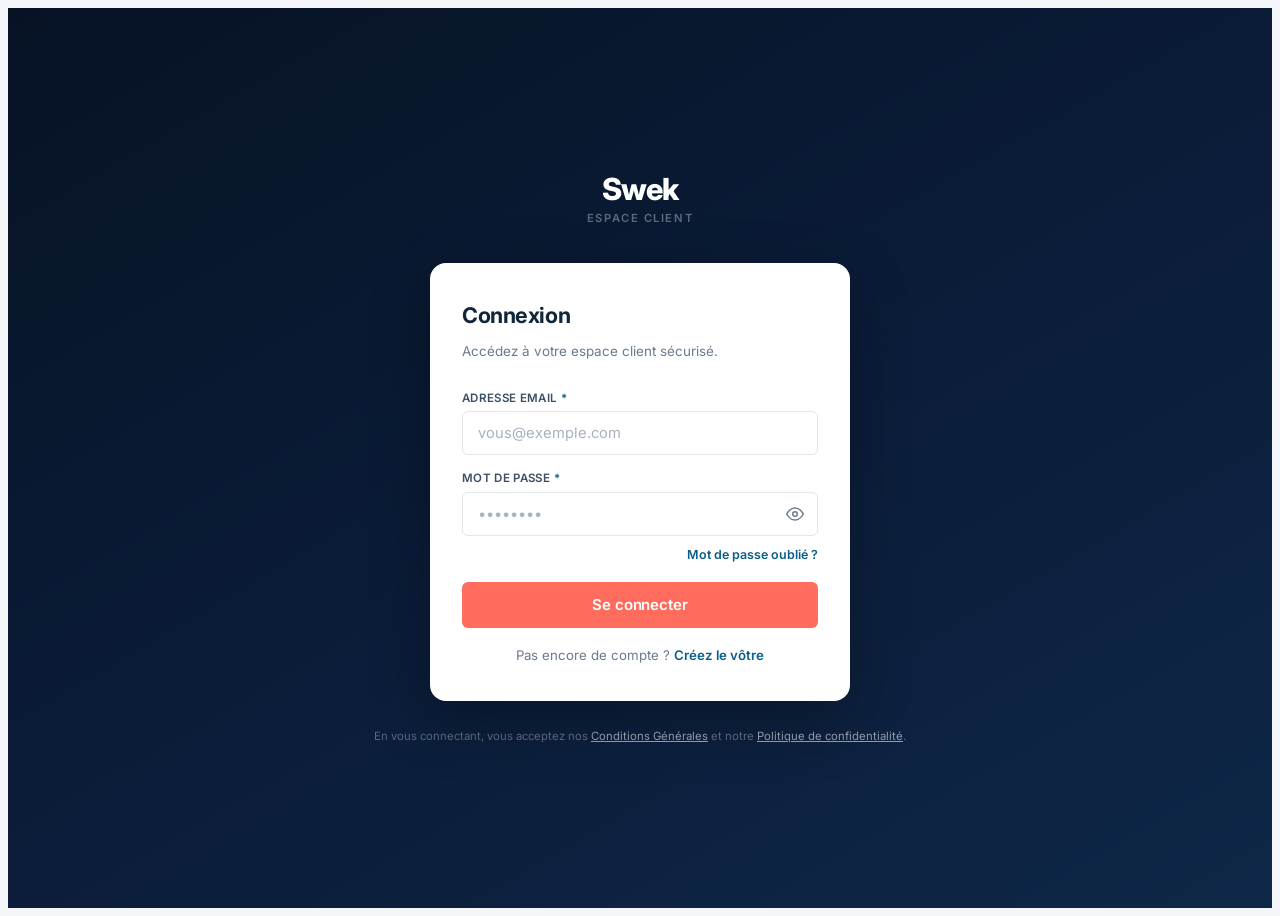
<file: connexion.html>
<!DOCTYPE html>
<html lang="fr">
<head>
  <meta charset="utf-8"/>
  <meta name="viewport" content="width=device-width, initial-scale=1.0"/>
  <link rel="icon" type="image/svg+xml" href="favicon.svg">
  <title>Connexion — Swek</title>
  <link rel="preconnect" href="https://fonts.googleapis.com"/>
  <link rel="preconnect" href="https://fonts.gstatic.com" crossorigin/>
  <link href="https://fonts.googleapis.com/css2?family=Inter:wght@300;400;500;600;700;800&display=swap" rel="stylesheet"/>
  <link rel="stylesheet" href="espaceclient.css"/>
  <script>
  (function(){
    // Si déjà connecté, on va directement au tableau de bord.
    if(localStorage.getItem('ec_session') === '1') location.replace('espaceclient.html');
  })();
  </script>
</head>
<body class="ec-body">

<div class="ec-auth-wrap">
  <a href="index.html" class="ec-auth-logo">Swek</a>
  <div class="ec-auth-sub">Espace Client</div>

  <div class="ec-auth-card">
    <h1 class="ec-auth-title">Connexion</h1>
    <p class="ec-auth-hint">Accédez à votre espace client sécurisé.</p>

    <div class="ec-form-err" id="ec-login-err" style="display:none"></div>

    <div class="ec-form-group">
      <label class="ec-lbl" for="ec-email">Adresse email <span class="ec-req">*</span></label>
      <input class="ec-inp" id="ec-email" type="email" autocomplete="email" placeholder="vous@exemple.com"/>
    </div>

    <div class="ec-form-group">
      <label class="ec-lbl" for="ec-pwd">Mot de passe <span class="ec-req">*</span></label>
      <div class="ec-pwd-wrap">
        <input class="ec-inp" id="ec-pwd" type="password" autocomplete="current-password" placeholder="••••••••"/>
        <button class="ec-eye-btn" type="button" onclick="ecTogglePwd('ec-pwd', this)" aria-label="Afficher/masquer le mot de passe">
          <svg width="18" height="18" viewBox="0 0 24 24" fill="none" stroke="currentColor" stroke-width="2" stroke-linecap="round"><path d="M1 12s4-8 11-8 11 8 11 8-4 8-11 8-11-8-11-8z"/><circle cx="12" cy="12" r="3"/></svg>
        </button>
      </div>
    </div>

    <a href="#" class="ec-forgot" onclick="return false">Mot de passe oublié ?</a>

    <button class="ec-btn-primary" type="button" onclick="ecLogin()">Se connecter</button>

    <div class="ec-switch-link">Pas encore de compte ? <a href="inscription.html">Créez le vôtre</a></div>
  </div>

  <div class="ec-auth-legal">
    En vous connectant, vous acceptez nos <a href="#" onclick="return false">Conditions Générales</a>
    et notre <a href="#" onclick="return false">Politique de confidentialité</a>.
  </div>
</div>

<script src="espaceclient.js"></script>
</body>
</html>
</file>
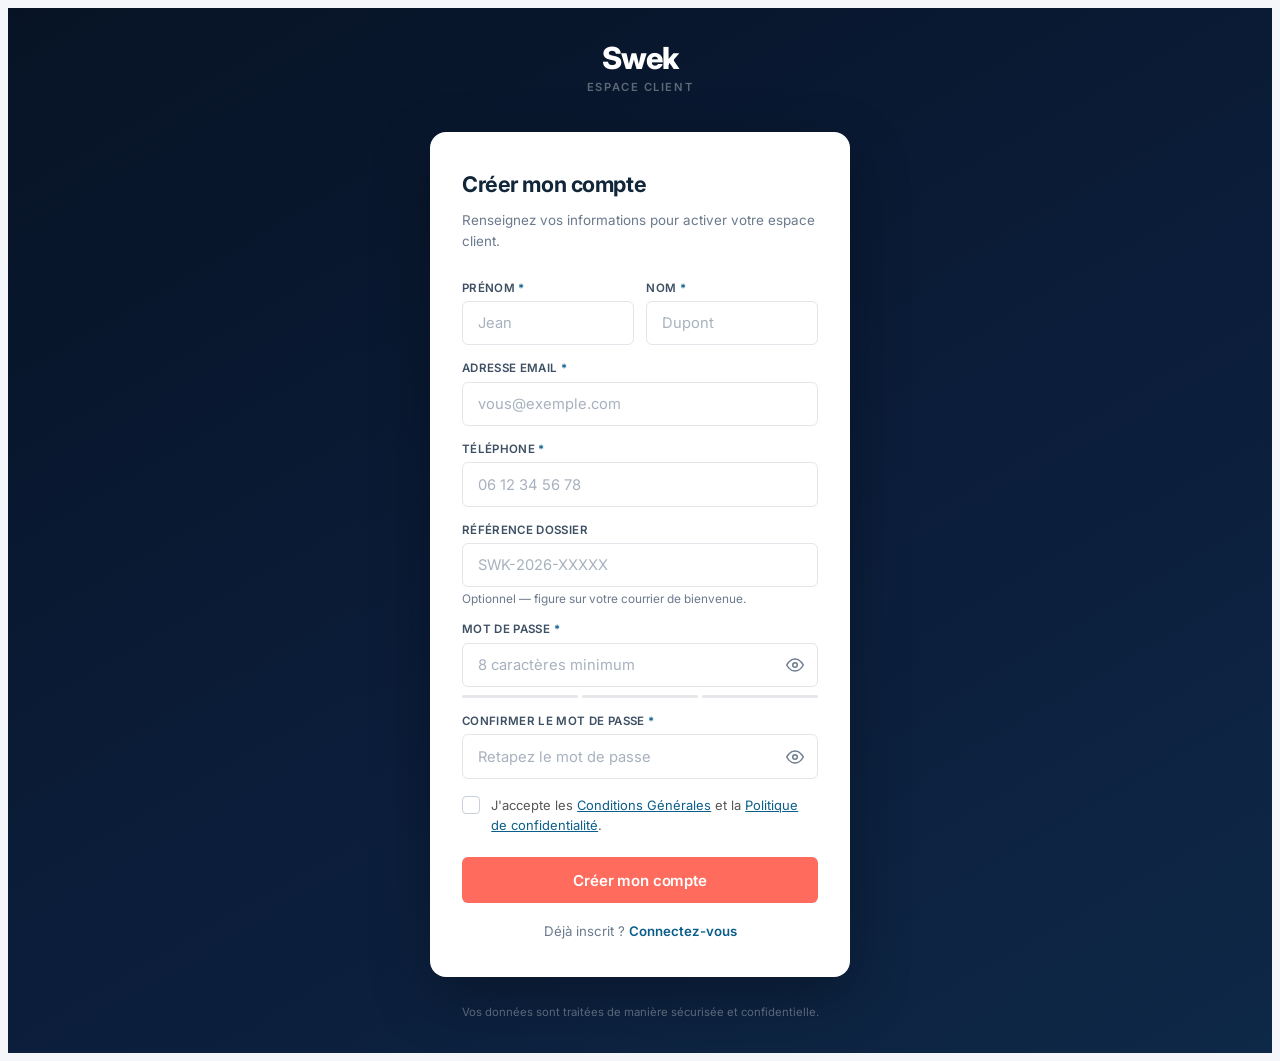
<file: inscription.html>
<!DOCTYPE html>
<html lang="fr">
<head>
  <meta charset="utf-8"/>
  <meta name="viewport" content="width=device-width, initial-scale=1.0"/>
  <link rel="icon" type="image/svg+xml" href="favicon.svg">
  <title>Créer un compte — Swek</title>
  <link rel="preconnect" href="https://fonts.googleapis.com"/>
  <link rel="preconnect" href="https://fonts.gstatic.com" crossorigin/>
  <link href="https://fonts.googleapis.com/css2?family=Inter:wght@300;400;500;600;700;800&display=swap" rel="stylesheet"/>
  <link rel="stylesheet" href="espaceclient.css"/>
  <script>
  (function(){
    if(localStorage.getItem('ec_session') === '1') location.replace('espaceclient.html');
  })();
  </script>
</head>
<body class="ec-body">

<div class="ec-auth-wrap">
  <a href="index.html" class="ec-auth-logo">Swek</a>
  <div class="ec-auth-sub">Espace Client</div>

  <div class="ec-auth-card">
    <h1 class="ec-auth-title">Créer mon compte</h1>
    <p class="ec-auth-hint">Renseignez vos informations pour activer votre espace client.</p>

    <div class="ec-form-err" id="ec-reg-err" style="display:none"></div>

    <div class="ec-row2">
      <div class="ec-form-group">
        <label class="ec-lbl" for="ec-prenom">Prénom <span class="ec-req">*</span></label>
        <input class="ec-inp" id="ec-prenom" type="text" autocomplete="given-name" placeholder="Jean"/>
      </div>
      <div class="ec-form-group">
        <label class="ec-lbl" for="ec-nom">Nom <span class="ec-req">*</span></label>
        <input class="ec-inp" id="ec-nom" type="text" autocomplete="family-name" placeholder="Dupont"/>
      </div>
    </div>

    <div class="ec-form-group">
      <label class="ec-lbl" for="ec-email-reg">Adresse email <span class="ec-req">*</span></label>
      <input class="ec-inp" id="ec-email-reg" type="email" autocomplete="email" placeholder="vous@exemple.com"/>
    </div>

    <div class="ec-form-group">
      <label class="ec-lbl" for="ec-tel-reg">Téléphone <span class="ec-req">*</span></label>
      <input class="ec-inp" id="ec-tel-reg" type="tel" autocomplete="tel" placeholder="06 12 34 56 78"/>
    </div>

    <div class="ec-form-group">
      <label class="ec-lbl" for="ec-ref-dossier">Référence dossier</label>
      <input class="ec-inp" id="ec-ref-dossier" type="text" placeholder="SWK-2026-XXXXX"/>
      <span class="ec-field-note">Optionnel — figure sur votre courrier de bienvenue.</span>
    </div>

    <div class="ec-form-group">
      <label class="ec-lbl" for="ec-pwd-reg">Mot de passe <span class="ec-req">*</span></label>
      <div class="ec-pwd-wrap">
        <input class="ec-inp" id="ec-pwd-reg" type="password" autocomplete="new-password" placeholder="8 caractères minimum"/>
        <button class="ec-eye-btn" type="button" onclick="ecTogglePwd('ec-pwd-reg', this)" aria-label="Afficher/masquer le mot de passe">
          <svg width="18" height="18" viewBox="0 0 24 24" fill="none" stroke="currentColor" stroke-width="2" stroke-linecap="round"><path d="M1 12s4-8 11-8 11 8 11 8-4 8-11 8-11-8-11-8z"/><circle cx="12" cy="12" r="3"/></svg>
        </button>
      </div>
      <div class="ec-pwd-strength" id="ec-pwd-strength"><span></span><span></span><span></span></div>
    </div>

    <div class="ec-form-group">
      <label class="ec-lbl" for="ec-pwd-confirm">Confirmer le mot de passe <span class="ec-req">*</span></label>
      <div class="ec-pwd-wrap">
        <input class="ec-inp" id="ec-pwd-confirm" type="password" autocomplete="new-password" placeholder="Retapez le mot de passe"/>
        <button class="ec-eye-btn" type="button" onclick="ecTogglePwd('ec-pwd-confirm', this)" aria-label="Afficher/masquer le mot de passe">
          <svg width="18" height="18" viewBox="0 0 24 24" fill="none" stroke="currentColor" stroke-width="2" stroke-linecap="round"><path d="M1 12s4-8 11-8 11 8 11 8-4 8-11 8-11-8-11-8z"/><circle cx="12" cy="12" r="3"/></svg>
        </button>
      </div>
    </div>

    <label class="ec-check-item" for="ec-cgu">
      <input type="checkbox" id="ec-cgu"/>
      <span class="ec-check-box"></span>
      <span class="ec-check-txt">J'accepte les <a href="#" onclick="return false">Conditions Générales</a> et la <a href="#" onclick="return false">Politique de confidentialité</a>.</span>
    </label>

    <button class="ec-btn-primary" type="button" onclick="ecRegister()" style="margin-top:1.4rem">Créer mon compte</button>

    <div class="ec-switch-link">Déjà inscrit ? <a href="connexion.html">Connectez-vous</a></div>
  </div>

  <div class="ec-auth-legal">
    Vos données sont traitées de manière sécurisée et confidentielle.
  </div>
</div>

<script src="espaceclient.js"></script>
</body>
</html>
</file>
<file: espaceclient.css>
/* ═══════════════════════════════════════════
   ESPACE CLIENT — Style bancaire institutionnel
   Référence : BNP Paribas, Société Générale, Boursorama
════════════════════════════════════════════ */

:root{
  --brand:#0B5E8A;          /* bleu bancaire principal */
  --brand-d:#094d73;
  --brand-light:#EEF5FA;
  --teal:#0B9E8A;           /* accent secondaire (teal) */
  --teal-light:#E6F7F5;
  --coral:#ff6b5c;          /* boutons CTA */
  --coral-d:#e85545;
  --navy:#12263A;           /* textes titres */
  --bg:#F4F6F9;             /* fond page */
  --card:#FFFFFF;
  --border:#E2E6EA;
  --border-s:#CDD3DA;
  --muted:#6B7A8D;
  --muted-2:#A8B2BE;
  --text:#1A2433;
  --text-2:#3D4F63;
  --red:#C0392B;
  --red-light:#FDF0EF;
  --green:#1A7F5A;
  --green-light:#EAF7F1;
  --radius:10px;
  --radius-sm:6px;
  --shadow-xs:0 1px 2px rgba(0,0,0,.04);
  --shadow-sm:0 1px 4px rgba(0,0,0,.06);
  --shadow-md:0 2px 12px rgba(0,0,0,.08);
}

*{ box-sizing:border-box; }

.ec-body{
  background:var(--bg);min-height:100vh;
  font-family:'Inter',system-ui,-apple-system,sans-serif;
  color:var(--text);-webkit-font-smoothing:antialiased;
  -moz-osx-font-smoothing:grayscale;
}
.ec-dash-body{ padding-bottom:80px; }

/* ════════════════════════════
   AUTH PAGES
════════════════════════════ */
.ec-auth-wrap{
  min-height:100vh;display:flex;flex-direction:column;
  align-items:center;justify-content:center;
  padding:2rem 1.2rem;
  background:linear-gradient(150deg,#071325 0%,#0B1D3A 55%,#0E2847 100%);
}
.ec-auth-logo{
  font-size:1.9rem;font-weight:800;color:#fff;
  text-decoration:none;margin-bottom:.25rem;letter-spacing:-.04em;
}
.ec-auth-sub{
  font-size:.7rem;font-weight:600;color:rgba(255,255,255,.35);
  letter-spacing:.14em;text-transform:uppercase;margin-bottom:2.4rem;
}
.ec-auth-card{
  width:100%;max-width:420px;background:#fff;
  border-radius:16px;padding:2.4rem 2rem;
  box-shadow:0 20px 60px rgba(0,0,0,.3);
}
.ec-auth-title{
  font-size:1.35rem;font-weight:700;color:var(--navy);
  margin:0 0 .3rem;letter-spacing:-.02em;
}
.ec-auth-hint{ font-size:.84rem;color:var(--muted);margin-bottom:1.8rem;line-height:1.55; }

/* Form */
.ec-form-group{ margin-bottom:1rem; }
.ec-lbl{
  display:block;font-size:.72rem;font-weight:600;
  color:var(--text-2);margin-bottom:.4rem;
  letter-spacing:.03em;text-transform:uppercase;
}
.ec-req{ color:var(--brand); }
.ec-inp{
  width:100%;border:1.5px solid var(--border);
  border-radius:var(--radius-sm);padding:.76rem .92rem;
  font-size:.92rem;font-family:inherit;
  color:var(--text);background:#fff;outline:none;
  transition:border-color .18s,box-shadow .18s;
}
.ec-inp::placeholder{ color:var(--muted-2); }
.ec-inp:focus{ border-color:var(--brand);box-shadow:0 0 0 3px rgba(11,94,138,.1); }
.ec-inp.err{ border-color:var(--red); }
.ec-inp option{ font-family:inherit; }
.ec-row2{ display:grid;grid-template-columns:1fr 1fr;gap:.8rem; }
@media(max-width:420px){ .ec-row2{grid-template-columns:1fr;} }

.ec-pwd-wrap,.ec-pwd-field{ position:relative; }
.ec-pwd-wrap .ec-inp,.ec-pwd-field .ec-inp{ padding-right:2.8rem; }
.ec-eye-btn{
  position:absolute;right:.85rem;top:50%;transform:translateY(-50%);
  background:none;border:none;cursor:pointer;color:var(--muted);
  padding:0;line-height:1;display:flex;align-items:center;transition:color .15s;
}
.ec-eye-btn:hover{ color:var(--text); }
.ec-pwd-strength{ display:flex;gap:4px;margin-top:.5rem;height:3px; }
.ec-pwd-strength span{ flex:1;border-radius:4px;background:#E5E7EB;transition:background .3s; }
.ec-pwd-strength.weak span:nth-child(1){ background:var(--red); }
.ec-pwd-strength.medium span:nth-child(-n+2){ background:#E67E22; }
.ec-pwd-strength.strong span{ background:var(--teal); }

.ec-form-err{
  background:var(--red-light);border:1px solid rgba(192,57,43,.15);
  border-radius:var(--radius-sm);padding:.7rem .9rem;
  font-size:.82rem;color:var(--red);margin-bottom:.9rem;line-height:1.45;
}
.ec-field-note{ font-size:.74rem;color:var(--muted);margin-top:.3rem;display:block; }
.ec-forgot{
  display:block;text-align:right;font-size:.78rem;
  color:var(--brand);text-decoration:none;margin:-.3rem 0 1.2rem;font-weight:600;
}
.ec-btn-primary{
  display:block;width:100%;padding:.85rem;border-radius:var(--radius-sm);
  background:var(--coral);color:#fff;border:none;
  font-size:.94rem;font-weight:600;font-family:inherit;
  cursor:pointer;transition:background .2s,transform .12s;
  text-align:center;text-decoration:none;letter-spacing:-.01em;
}
.ec-btn-primary:hover{ background:var(--coral-d); }
.ec-btn-primary:active{ transform:scale(.98); }
.ec-btn-secondary{
  display:block;width:100%;padding:.82rem;border-radius:var(--radius-sm);
  background:#fff;color:var(--navy);border:1.5px solid var(--border-s);
  font-size:.94rem;font-weight:600;font-family:inherit;
  cursor:pointer;transition:all .2s;text-align:center;text-decoration:none;
}
.ec-btn-secondary:hover{ border-color:var(--navy);background:var(--bg); }
.ec-auth-sep{
  display:flex;align-items:center;gap:.8rem;
  margin:1.3rem 0;color:var(--muted);font-size:.79rem;
}
.ec-auth-sep::before,.ec-auth-sep::after{ content:'';flex:1;height:1px;background:var(--border); }
.ec-check-item{ display:flex;align-items:flex-start;gap:.7rem;cursor:pointer;margin-top:1rem; }
.ec-check-item input{ display:none; }
.ec-check-box{
  width:18px;height:18px;min-width:18px;border-radius:4px;
  border:1.5px solid #C8D0DC;background:#fff;margin-top:.1rem;
  transition:all .18s;position:relative;
}
.ec-check-item input:checked + .ec-check-box{ background:var(--brand);border-color:var(--brand); }
.ec-check-item input:checked + .ec-check-box::after{
  content:'';position:absolute;left:4px;top:2px;width:6px;height:9px;
  border:2px solid #fff;border-top:none;border-left:none;transform:rotate(42deg);
}
.ec-check-txt{ font-size:.81rem;color:#555;line-height:1.55; }
.ec-check-txt a{ color:var(--brand);text-decoration:underline; }
.ec-switch-link{ text-align:center;font-size:.83rem;color:var(--muted);margin-top:1.2rem; }
.ec-switch-link a{ color:var(--brand);text-decoration:none;font-weight:600; }
.ec-auth-legal{
  text-align:center;font-size:.71rem;color:rgba(255,255,255,.32);
  margin-top:1.6rem;line-height:1.6;
}
.ec-auth-legal a{ color:rgba(255,255,255,.55);text-decoration:underline; }

/* ════════════════════════════
   HEADER
════════════════════════════ */
.ec-header{
  position:fixed;top:0;left:0;right:0;z-index:300;
  height:56px;
  background:#fff;
  border-bottom:1px solid var(--border);
  display:flex;align-items:center;
  justify-content:space-between;
  padding:0 1.25rem;
  box-shadow:var(--shadow-xs);
}
.ec-hd-logo{
  font-size:1.2rem;font-weight:800;color:var(--navy);
  text-decoration:none;letter-spacing:-.04em;
}
.ec-hd-right{ display:flex;align-items:center;gap:.6rem; }
.ec-hd-avatar{
  width:34px;height:34px;border-radius:50%;
  background:var(--brand);
  color:#fff;display:flex;align-items:center;justify-content:center;
  font-size:.8rem;font-weight:700;flex-shrink:0;
  cursor:pointer;text-decoration:none;overflow:hidden;
  transition:opacity .15s;
}
.ec-hd-avatar:hover{ opacity:.88; }
.ec-hd-user-info{ display:flex;flex-direction:column;gap:.05rem; }
.ec-hd-label{ font-size:.65rem;font-weight:500;color:var(--muted);line-height:1; }
.ec-hd-name{ font-size:.9rem;font-weight:700;color:var(--navy);line-height:1.2; }
@media(max-width:340px){ .ec-hd-user-info{display:none;} }
.ec-hd-logout{
  display:flex;align-items:center;gap:.4rem;
  background:var(--bg);border:1px solid var(--border);
  border-radius:var(--radius-sm);padding:.4rem .8rem;
  font-size:.77rem;font-weight:600;color:var(--muted);
  cursor:pointer;font-family:inherit;transition:all .2s;
}
.ec-hd-logout:hover{ background:#E8EBF0;color:var(--text); }

/* ════════════════════════════
   SIDEBAR — éléments cachés sur mobile
════════════════════════════ */
.ec-sidebar-brand{ display:none; }
.ec-sidebar-user-card{ display:none; }
.ec-sidebar-divider{ display:none; }
.ec-sidebar-logout{ display:none; }

/* ════════════════════════════
   BOTTOM NAV (mobile)
════════════════════════════ */
.ec-bottom-nav{
  position:fixed;bottom:0;left:0;right:0;z-index:200;
  background:#fff;
  border-top:1px solid var(--border);
  display:flex;align-items:center;height:68px;
  padding:0 .25rem;
  padding-bottom:env(safe-area-inset-bottom,0);
}
.ec-bnav-link{
  flex:1;display:flex;flex-direction:column;align-items:center;
  justify-content:center;gap:.28rem;
  text-decoration:none;color:var(--muted);
  font-size:.6rem;font-weight:600;letter-spacing:.02em;
  text-transform:uppercase;transition:color .2s;
  border:none;background:none;cursor:pointer;
  font-family:inherit;padding:.4rem .3rem;
  border-radius:8px;position:relative;
}
.ec-bnav-link svg{ transition:stroke .2s;stroke-width:1.6; }
.ec-bnav-link.active{ color:var(--brand); }
.ec-bnav-link.active svg{ stroke:var(--brand); }
.ec-bnav-dot{ display:none; }
.ec-bnav-link.active::before{
  content:'';position:absolute;top:5px;
  width:40px;height:30px;
  background:var(--brand-light);
  border-radius:8px;z-index:0;
}
.ec-bnav-link svg,
.ec-bnav-link span{ position:relative;z-index:1; }

/* ════════════════════════════
   MAIN
════════════════════════════ */
.ec-main{
  max-width:640px;margin:0 auto;
  padding:calc(56px + 1.25rem) 1rem 1.5rem;
}

/* En-tête de page */
.ec-welcome{
  display:flex;justify-content:space-between;align-items:flex-start;
  margin-bottom:1.5rem;padding-bottom:1.25rem;
  border-bottom:1px solid var(--border);
}
.ec-welcome-sub{
  font-size:.67rem;font-weight:600;color:var(--muted);
  text-transform:uppercase;letter-spacing:.1em;margin-bottom:.22rem;
}
.ec-welcome-title{
  font-size:1.3rem;font-weight:700;color:var(--navy);
  margin:0;letter-spacing:-.02em;
}
.ec-welcome-date{
  font-size:.72rem;color:var(--muted);text-align:right;
  background:var(--card);border:1px solid var(--border);
  border-radius:var(--radius-sm);padding:.35rem .7rem;
  white-space:nowrap;
}
.ec-section-title{
  font-size:.64rem;font-weight:700;color:var(--muted);
  text-transform:uppercase;letter-spacing:.12em;
  margin:1.6rem 0 .6rem;
}

/* ════════════════════════════
   SOLDE — style bancaire sobre
════════════════════════════ */
.ec-solde-block{
  background:var(--card);
  border:1px solid var(--border);
  border-left:4px solid var(--brand);
  border-radius:var(--radius);
  padding:1.4rem 1.4rem 1.3rem;
  margin-bottom:1rem;
  box-shadow:var(--shadow-sm);
}
.ec-solde-lbl{
  font-size:.63rem;font-weight:700;color:var(--muted);
  text-transform:uppercase;letter-spacing:.14em;
  margin-bottom:.55rem;
  display:flex;align-items:center;gap:.3rem;
}
.ec-solde-amt-row{
  display:flex;align-items:center;gap:.75rem;
  margin-bottom:1.4rem;
}
.ec-solde-amt{
  font-size:2.4rem;font-weight:700;color:var(--navy);
  letter-spacing:-.03em;font-variant-numeric:tabular-nums;
  transition:opacity .18s;line-height:1;
}
.ec-eye-circle{
  width:32px;height:32px;border-radius:50%;
  background:var(--bg);border:1px solid var(--border);
  color:var(--muted);
  display:flex;align-items:center;justify-content:center;
  cursor:pointer;flex-shrink:0;padding:0;
  transition:border-color .18s,color .18s;
}
.ec-eye-circle:hover{ border-color:var(--brand);color:var(--brand); }
.ec-eye-circle:active{ transform:scale(.9); }

/* Séparateur avant actions */
.ec-solde-actions{
  display:flex;gap:0;
  border-top:1px solid var(--border);
  padding-top:1rem;
}
.ec-solde-action{
  display:flex;flex-direction:column;align-items:center;gap:.45rem;
  flex:1;
}
.ec-solde-circle{
  width:42px;height:42px;border-radius:var(--radius-sm);
  background:var(--brand-light);
  border:1px solid rgba(11,94,138,.15);
  color:var(--brand);cursor:pointer;
  display:flex;align-items:center;justify-content:center;
  transition:background .18s,transform .12s;
}
.ec-solde-circle svg{ width:18px;height:18px;stroke:var(--brand);stroke-width:2; }
.ec-solde-circle:hover{ background:var(--brand);color:#fff; }
.ec-solde-circle:hover svg{ stroke:#fff; }
.ec-solde-circle:active{ transform:scale(.93); }
.ec-solde-action-lbl{
  font-size:.7rem;font-weight:600;color:var(--text-2);
}

/* ════════════════════════════
   CARTE CRÉDIT — épurée
════════════════════════════ */
.ec-credit-card{
  background:var(--card);
  border:1px solid var(--border);
  border-radius:var(--radius);
  padding:1.25rem 1.3rem 1.1rem;
  margin-bottom:1rem;
  box-shadow:var(--shadow-sm);
  position:relative;
  overflow:hidden;
}
.ec-credit-card::before{
  content:'';position:absolute;top:0;left:0;right:0;height:3px;
  background:linear-gradient(90deg,var(--brand) 0%,var(--teal) 100%);
}
.ec-credit-card-top{
  display:flex;justify-content:space-between;align-items:flex-start;
  margin-bottom:1.1rem;
}
.ec-credit-type{
  font-size:.6rem;font-weight:700;color:var(--muted);
  text-transform:uppercase;letter-spacing:.11em;margin-bottom:.28rem;
}
.ec-credit-label{ font-size:.9rem;font-weight:700;color:var(--navy); }
.ec-credit-badge{
  background:var(--teal-light);color:var(--teal);
  border:1px solid rgba(11,158,138,.2);border-radius:4px;
  padding:.22rem .55rem;font-size:.62rem;font-weight:700;
  text-transform:uppercase;letter-spacing:.05em;
}
.ec-credit-stats{
  display:grid;grid-template-columns:repeat(3,1fr);
  gap:.5rem;margin-bottom:1rem;
  padding:.9rem 0;
  border-top:1px solid var(--border);
  border-bottom:1px solid var(--border);
}
.ec-credit-stat{ display:flex;flex-direction:column;gap:.18rem; }
.ec-cs-lbl{
  font-size:.58rem;color:var(--muted);font-weight:600;
  text-transform:uppercase;letter-spacing:.08em;
}
.ec-cs-val{ font-size:.9rem;font-weight:700;color:var(--navy);font-variant-numeric:tabular-nums; }
.ec-credit-prog-lbl{
  display:flex;justify-content:space-between;
  font-size:.63rem;color:var(--muted);font-weight:500;
  margin-bottom:.4rem;
}
.ec-credit-prog-track{
  height:4px;background:var(--border);border-radius:4px;
  overflow:hidden;
}
.ec-credit-prog-fill{
  height:100%;background:var(--teal);border-radius:4px;
  transition:width .8s cubic-bezier(.22,1,.36,1);width:0%;
}

/* ════════════════════════════
   PROCHAINE ÉCHÉANCE
════════════════════════════ */
.ec-echeance-card{
  background:var(--card);border-radius:var(--radius);
  border:1px solid var(--border);padding:.9rem 1.1rem;
  display:flex;justify-content:space-between;align-items:center;
  box-shadow:var(--shadow-sm);
}
.ec-echeance-left{ display:flex;align-items:center;gap:.8rem; }
.ec-echeance-ico{
  width:38px;height:38px;border-radius:var(--radius-sm);
  background:var(--brand-light);
  display:flex;align-items:center;justify-content:center;
  color:var(--brand);flex-shrink:0;
}
.ec-echeance-lbl{
  font-size:.62rem;color:var(--muted);font-weight:600;margin-bottom:.15rem;
  text-transform:uppercase;letter-spacing:.07em;
}
.ec-echeance-date{ font-size:.86rem;font-weight:600;color:var(--text); }
.ec-echeance-amt{ font-size:1rem;font-weight:700;color:var(--navy);font-variant-numeric:tabular-nums; }

/* ════════════════════════════
   TRANSACTIONS
════════════════════════════ */
.ec-tx-list{ display:flex;flex-direction:column; }
.ec-tx-item{
  background:var(--card);
  padding:.8rem 1rem;
  display:flex;align-items:center;gap:.85rem;
  border-bottom:1px solid var(--border);
  transition:background .12s;
}
.ec-tx-item:first-child{ border-radius:var(--radius) var(--radius) 0 0; }
.ec-tx-item:last-child{ border-radius:0 0 var(--radius) var(--radius);border-bottom:none; }
.ec-tx-item:only-child{ border-radius:var(--radius);border-bottom:none; }
.ec-tx-item:hover{ background:#F8F9FB; }

.ec-tx-ico{
  width:38px;height:38px;border-radius:var(--radius-sm);
  display:flex;align-items:center;justify-content:center;
  font-size:.75rem;font-weight:700;flex-shrink:0;
}
.ec-tx-ico--out{ background:#F0F2F5;color:var(--text-2); }
.ec-tx-ico--in{ background:var(--green-light);color:var(--green); }
.ec-tx-ico--conv{ background:var(--brand-light);color:var(--brand); }

.ec-tx-info{ flex:1;min-width:0; }
.ec-tx-name{
  font-size:.86rem;font-weight:600;color:var(--text);
  white-space:nowrap;overflow:hidden;text-overflow:ellipsis;
}
.ec-tx-date{ font-size:.7rem;color:var(--muted);margin-top:.08rem; }
.ec-tx-amt{ font-size:.88rem;font-weight:700;white-space:nowrap;font-variant-numeric:tabular-nums; }
.ec-tx-amt--out{ color:var(--text); }
.ec-tx-amt--in{ color:var(--green); }

.ec-tx-card{
  background:var(--card);border-radius:var(--radius);
  border:1px solid var(--border);
  overflow:hidden;box-shadow:var(--shadow-sm);
}
.ec-tx-item--clickable{ cursor:pointer; }
.ec-tx-item--clickable:active{ background:#F0F3F6; }
.ec-tx-chevron{ flex-shrink:0;margin-left:auto;color:var(--muted-2); }

.ec-tx-detail{ display:flex;flex-direction:column;align-items:center;gap:1rem; }
.ec-tx-d-amt{
  font-size:2rem;font-weight:700;color:var(--text);
  letter-spacing:-.03em;font-variant-numeric:tabular-nums;
}
.ec-tx-d-status{ margin-bottom:.4rem; }
.ec-tx-d-rows{
  width:100%;background:var(--bg);border-radius:var(--radius);
  border:1px solid var(--border);overflow:hidden;
}
.ec-tx-d-row{
  display:flex;justify-content:space-between;align-items:center;
  padding:.75rem 1rem;border-bottom:1px solid var(--border);gap:1rem;
}
.ec-tx-d-lbl{
  font-size:.7rem;font-weight:600;color:var(--muted);
  text-transform:uppercase;letter-spacing:.05em;flex-shrink:0;
}
.ec-tx-d-val{ font-size:.87rem;font-weight:600;color:var(--text);text-align:right; }
.ec-tx-d-mono{ font-family:monospace;font-size:.8rem;color:var(--muted); }

.ec-tx-empty{
  text-align:center;padding:2.2rem 1rem;
  font-size:.85rem;color:var(--muted);
  background:var(--card);border-radius:var(--radius);
  border:1px solid var(--border);
}

.ec-tx-header{
  display:flex;justify-content:space-between;align-items:center;
  margin:1.6rem 0 .6rem;
}
.ec-tx-header .ec-section-title{ margin:0; }
.ec-tx-voir-tout{
  font-size:.75rem;font-weight:600;color:var(--brand);
  text-decoration:none;
}

/* ════════════════════════════
   ACCÈS RAPIDE
════════════════════════════ */
.ec-quick-grid{ display:grid;grid-template-columns:1fr 1fr;gap:.6rem; }
.ec-quick-card{
  background:var(--card);border-radius:var(--radius);
  border:1px solid var(--border);
  padding:.95rem 1rem;text-decoration:none;color:var(--text);
  display:flex;flex-direction:column;gap:.5rem;
  transition:border-color .18s,box-shadow .18s;
  box-shadow:var(--shadow-sm);
}
.ec-quick-card:hover{
  border-color:var(--brand);
  box-shadow:0 2px 8px rgba(11,94,138,.1);
}
.ec-quick-card span{ font-size:.82rem;font-weight:600;color:var(--text-2); }

/* ════════════════════════════
   DOCUMENTS
════════════════════════════ */
.ec-doc-filter{ display:flex;gap:.4rem;margin-bottom:1rem;flex-wrap:wrap; }
.ec-doc-ftab{
  padding:.34rem .8rem;border-radius:var(--radius-sm);
  border:1px solid var(--border);
  background:var(--card);font-size:.74rem;font-weight:600;
  color:var(--muted);cursor:pointer;font-family:inherit;transition:all .18s;
}
.ec-doc-ftab.active{ background:var(--navy);border-color:var(--navy);color:#fff; }
.ec-doc-list{ display:flex;flex-direction:column;gap:.5rem; }
.ec-doc-item{
  background:var(--card);border-radius:var(--radius);
  border:1px solid var(--border);
  padding:.82rem .95rem;display:flex;align-items:center;gap:.8rem;
  box-shadow:var(--shadow-sm);transition:border-color .15s;
}
.ec-doc-item:hover{ border-color:var(--border-s); }
.ec-doc-item.hidden{ display:none; }
.ec-doc-icon{
  width:38px;height:38px;border-radius:var(--radius-sm);
  display:flex;align-items:center;justify-content:center;
  font-size:.6rem;font-weight:700;flex-shrink:0;
}
.ec-doc-icon-pdf{ background:#FDECEA;color:var(--red); }
.ec-doc-icon-xls{ background:var(--green-light);color:var(--green); }
.ec-doc-info{ flex:1;min-width:0; }
.ec-doc-name{
  font-size:.86rem;font-weight:600;color:var(--text);
  white-space:nowrap;overflow:hidden;text-overflow:ellipsis;
}
.ec-doc-meta{ font-size:.71rem;color:var(--muted);margin-top:.1rem; }
.ec-doc-dl{
  width:32px;height:32px;border-radius:var(--radius-sm);
  background:var(--bg);border:1px solid var(--border);cursor:pointer;
  display:flex;align-items:center;justify-content:center;
  color:var(--text-2);transition:all .18s;flex-shrink:0;
}
.ec-doc-dl:hover{ background:var(--brand);color:#fff;border-color:var(--brand); }
.ec-doc-dl-req{
  width:auto;padding:0 .8rem;font-size:.72rem;font-weight:600;
  font-family:inherit;color:var(--brand);background:var(--brand-light);
  border:1px solid rgba(11,94,138,.2);border-radius:var(--radius-sm);height:32px;
  cursor:pointer;transition:all .18s;
}
.ec-doc-dl-req:hover{ background:var(--brand);color:#fff; }

/* ════════════════════════════
   SUIVI DOSSIER
════════════════════════════ */
.ec-suivi-search{
  background:var(--card);border-radius:var(--radius);
  border:1px solid var(--border);
  padding:1.1rem;margin-bottom:1.4rem;box-shadow:var(--shadow-sm);
}
.ec-suivi-row{ display:flex;gap:.6rem;margin-top:.5rem; }
.ec-suivi-row .ec-inp{ flex:1; }
.ec-suivi-btn{ width:auto;padding:.72rem 1.1rem;border-radius:var(--radius-sm);white-space:nowrap;font-size:.86rem; }
.ec-suivi-header{
  background:var(--card);border-radius:var(--radius);
  border:1px solid var(--border);
  padding:.95rem 1.1rem;
  display:flex;justify-content:space-between;align-items:center;
  margin-bottom:1.2rem;box-shadow:var(--shadow-sm);
}
.ec-suivi-ref-lbl{ font-size:.62rem;font-weight:700;color:var(--muted);text-transform:uppercase;letter-spacing:.1em; }
.ec-suivi-ref-num{ font-size:.97rem;font-weight:700;color:var(--text);margin-top:.2rem;letter-spacing:.04em; }
.ec-suivi-badge{
  background:var(--teal-light);color:var(--teal);
  border:1px solid rgba(11,158,138,.2);border-radius:4px;
  padding:.28rem .8rem;font-size:.68rem;font-weight:700;
  text-transform:uppercase;letter-spacing:.05em;
}
.ec-suivi-timeline{
  background:var(--card);border-radius:var(--radius);
  border:1px solid var(--border);
  padding:1.2rem 1rem;box-shadow:var(--shadow-sm);margin-bottom:1rem;
}
.ec-tl-item{ display:flex;padding-left:1.5rem;position:relative;padding-bottom:1.3rem; }
.ec-tl-item:last-child{ padding-bottom:0; }
.ec-tl-dot{
  position:absolute;left:0;top:0;width:20px;height:20px;border-radius:50%;
  background:var(--teal);display:flex;align-items:center;justify-content:center;z-index:1;
}
.ec-tl-dot svg{ width:10px;height:10px; }
.ec-tl-pulse{
  position:absolute;inset:-4px;border-radius:50%;
  border:2px solid var(--teal);opacity:.3;
  animation:ecPulse 2s ease-in-out infinite;
}
@keyframes ecPulse{
  0%,100%{transform:scale(1);opacity:.3;}
  50%{transform:scale(1.3);opacity:.05;}
}
.ec-tl-dot-pending{ background:#E2E6EA;border:1.5px solid #CDD3DA; }
.ec-tl-line{
  position:absolute;left:9px;top:22px;
  width:2px;height:calc(100% - 20px);
  background:var(--border);z-index:0;
}
.ec-tl-line-last{ display:none; }
.ec-tl-content{ flex:1;padding-left:1.1rem; }
.ec-tl-title{ font-size:.87rem;font-weight:600;color:var(--text);margin-bottom:.16rem; }
.ec-tl-desc{ font-size:.75rem;color:var(--muted);line-height:1.55; }
.ec-tl-date{ font-size:.68rem;color:var(--brand);font-weight:600;margin-top:.25rem; }
.ec-tl-item.pending .ec-tl-title{ color:var(--muted); }
.ec-tl-item.pending .ec-tl-desc{ color:var(--muted-2); }
.ec-suivi-contact{
  display:flex;align-items:center;gap:.6rem;
  font-size:.8rem;color:var(--muted);
  padding:.82rem .95rem;background:var(--card);
  border-radius:var(--radius);border:1px solid var(--border);
  box-shadow:var(--shadow-sm);
}
.ec-suivi-contact a{ color:var(--brand);text-decoration:none;font-weight:600; }

/* ════════════════════════════
   MODALS
════════════════════════════ */
.ec-modal-overlay{
  position:fixed;inset:0;z-index:500;
  background:rgba(0,0,0,.3);
  display:flex;align-items:flex-end;justify-content:center;
  opacity:0;pointer-events:none;transition:opacity .22s;
  backdrop-filter:blur(2px);-webkit-backdrop-filter:blur(2px);
  overscroll-behavior:contain;
}
.ec-modal-overlay.open{ opacity:1;pointer-events:all; }
.ec-modal-card{
  background:#fff;border-radius:14px 14px 0 0;
  width:100%;max-width:540px;
  padding:1.4rem 1.4rem 2.8rem;
  transform:translateY(48px);
  transition:transform .3s cubic-bezier(.22,1,.36,1);
  box-shadow:0 -2px 20px rgba(0,0,0,.1);
  max-height:90vh;overflow-y:auto;
}
.ec-modal-overlay.open .ec-modal-card{ transform:translateY(0); }
.ec-modal-card--sm{
  border-radius:12px;margin:auto;
  max-width:340px;text-align:center;padding:2.2rem 1.8rem 2rem;
}
.ec-modal-handle{ width:32px;height:3px;border-radius:2px;background:var(--border-s);margin:0 auto 1.3rem; }
.ec-modal-header{ display:flex;justify-content:space-between;align-items:center;margin-bottom:1.3rem; }
.ec-modal-title{ font-size:1rem;font-weight:700;color:var(--text);letter-spacing:-.02em; }
.ec-modal-close{
  background:var(--bg);border:1px solid var(--border);cursor:pointer;
  width:28px;height:28px;border-radius:50%;
  display:flex;align-items:center;justify-content:center;
  color:var(--muted);transition:all .15s;
}
.ec-modal-close:hover{ background:var(--border);color:var(--text); }
.ec-modal-body{ display:flex;flex-direction:column;gap:0; }
.ec-modal-err{
  background:var(--red-light);border:1px solid rgba(192,57,43,.15);
  border-radius:var(--radius-sm);
  padding:.65rem .9rem;font-size:.82rem;color:var(--red);margin-bottom:.8rem;
}
.ec-amount-wrap{ position:relative; }
.ec-amount-wrap .ec-inp{ padding-right:2.4rem;font-size:1rem;font-weight:600;font-variant-numeric:tabular-nums; }
.ec-amount-euro{ position:absolute;right:1rem;top:50%;transform:translateY(-50%);font-weight:600;color:var(--muted);pointer-events:none; }

.ec-convert-row{ display:flex;gap:.7rem;margin-bottom:1rem; }
.ec-convert-result{
  background:var(--brand-light);border:1px solid rgba(11,94,138,.15);
  border-radius:var(--radius);padding:1.1rem;text-align:center;margin-bottom:.8rem;
}
.ec-conv-res-lbl{ font-size:.63rem;font-weight:700;color:var(--brand);text-transform:uppercase;letter-spacing:.1em;margin-bottom:.4rem; }
.ec-conv-res-amt{ font-size:1.65rem;font-weight:700;color:var(--text);margin-bottom:.3rem;letter-spacing:-.02em;font-variant-numeric:tabular-nums; }
.ec-conv-res-rate{ font-size:.74rem;color:var(--muted); }
.ec-conv-note{ font-size:.69rem;color:var(--muted);text-align:center;line-height:1.5; }

.ec-success-ico{
  width:58px;height:58px;border-radius:50%;
  background:linear-gradient(135deg,var(--teal),var(--green));
  display:flex;align-items:center;justify-content:center;
  margin:0 auto 1rem;
}
.ec-success-title{ font-size:1.1rem;font-weight:700;color:var(--text);margin-bottom:.4rem;letter-spacing:-.02em; }
.ec-success-msg{ font-size:.84rem;color:var(--muted);line-height:1.55; }

/* ════════════════════════════
   PROFIL
════════════════════════════ */
.pf-hero{
  background:#fff;border-bottom:1px solid var(--border);
  padding:calc(56px + 1.5rem) 1.25rem 1.5rem;
  display:flex;align-items:center;gap:1.1rem;
}
.pf-avatar-wrap{
  position:relative;display:inline-flex;
  align-items:center;justify-content:center;flex-shrink:0;
}
.pf-avatar{
  width:64px;height:64px;border-radius:50%;
  background:var(--brand);
  color:#fff;font-size:1.5rem;font-weight:700;
  display:flex;align-items:center;justify-content:center;
  border:3px solid var(--brand-light);
}
.pf-edit-avatar{
  position:absolute;bottom:-2px;right:-2px;
  width:22px;height:22px;border-radius:50%;
  background:var(--teal);color:#fff;border:2px solid #fff;
  display:flex;align-items:center;justify-content:center;cursor:pointer;
}
.pf-hero-info{ flex:1;min-width:0; }
.pf-name{ font-size:1.15rem;font-weight:700;color:var(--navy);letter-spacing:-.02em;margin-bottom:.15rem; }
.pf-email{ font-size:.8rem;color:var(--muted); }
.pf-badge{
  display:inline-flex;align-items:center;gap:.3rem;
  background:var(--teal-light);border:1px solid rgba(11,158,138,.2);
  border-radius:4px;padding:.22rem .6rem;
  font-size:.63rem;font-weight:700;color:var(--teal);
  text-transform:uppercase;letter-spacing:.08em;margin-top:.5rem;
}
.pf-main{ padding:0 1rem 2rem;max-width:640px;margin:0 auto; }
.pf-section-lbl{
  font-size:.63rem;font-weight:700;color:var(--muted);
  text-transform:uppercase;letter-spacing:.13em;padding:.9rem .05rem .45rem;
}
.pf-group{
  background:var(--card);border-radius:var(--radius);
  border:1px solid var(--border);overflow:hidden;
  box-shadow:var(--shadow-sm);margin-bottom:.5rem;
}
.pf-item{
  display:flex;align-items:center;gap:.85rem;
  padding:.88rem 1rem;cursor:pointer;transition:background .15s;
  border-bottom:1px solid var(--border);text-decoration:none;
}
.pf-item:last-child{ border-bottom:none; }
.pf-item:hover{ background:#F8F9FB; }
.pf-item-ico{
  width:34px;height:34px;border-radius:var(--radius-sm);
  display:flex;align-items:center;justify-content:center;flex-shrink:0;
}
.pf-item-txt{ flex:1;min-width:0; }
.pf-item-label{ font-size:.86rem;font-weight:600;color:var(--text);display:block;letter-spacing:-.01em; }
.pf-item-sub{ font-size:.72rem;color:var(--muted);margin-top:.08rem;display:block; }
.pf-item-right{ display:flex;align-items:center;gap:.4rem;color:var(--muted-2);flex-shrink:0; }
.pf-badge-sm{
  font-size:.62rem;font-weight:700;padding:.16rem .48rem;
  border-radius:4px;background:var(--teal-light);color:var(--teal);
  text-transform:uppercase;letter-spacing:.06em;
}
.pf-logout-btn{
  display:flex;align-items:center;justify-content:center;gap:.5rem;
  width:100%;padding:.86rem;border-radius:var(--radius-sm);
  background:var(--red-light);color:var(--red);
  border:1px solid rgba(192,57,43,.15);
  font-size:.9rem;font-weight:600;font-family:inherit;
  cursor:pointer;margin-top:1rem;transition:all .18s;
}
.pf-logout-btn:hover{ background:#FADDDA;border-color:rgba(192,57,43,.25); }
.pf-modal-overlay{
  position:fixed;inset:0;z-index:500;
  background:rgba(0,0,0,.3);
  display:flex;align-items:flex-end;justify-content:center;
  opacity:0;pointer-events:none;transition:opacity .22s;
  backdrop-filter:blur(2px);-webkit-backdrop-filter:blur(2px);
}
.pf-modal-overlay.open{ opacity:1;pointer-events:all; }
.pf-modal-card{
  background:#fff;border-radius:14px 14px 0 0;
  width:100%;max-width:540px;padding:1.4rem 1.4rem 3rem;
  transform:translateY(48px);
  transition:transform .3s cubic-bezier(.22,1,.36,1);
  box-shadow:0 -2px 20px rgba(0,0,0,.1);
  max-height:90vh;overflow-y:auto;
}
.pf-modal-overlay.open .pf-modal-card{ transform:translateY(0); }
.pf-modal-handle{ width:32px;height:3px;border-radius:2px;background:var(--border-s);margin:0 auto 1.3rem; }
.pf-modal-header{ display:flex;justify-content:space-between;align-items:center;margin-bottom:1.3rem; }
.pf-modal-title{ font-size:1rem;font-weight:700;color:var(--text);letter-spacing:-.02em; }
.pf-modal-close{
  background:var(--bg);border:1px solid var(--border);cursor:pointer;
  width:28px;height:28px;border-radius:50%;
  display:flex;align-items:center;justify-content:center;
  color:var(--muted);transition:all .15s;
}
.pf-modal-close:hover{ background:var(--border);color:var(--text); }
.pf-toast{
  position:fixed;bottom:80px;left:50%;transform:translateX(-50%) translateY(8px);
  background:var(--navy);color:#fff;padding:.6rem 1.2rem;border-radius:var(--radius-sm);
  font-size:.81rem;font-weight:500;opacity:0;transition:opacity .2s,transform .2s;
  pointer-events:none;z-index:999;white-space:nowrap;box-shadow:var(--shadow-md);
}
.pf-toast.show{ opacity:1;transform:translateX(-50%) translateY(0); }

/* ════════════════════════════
   MOT DE PASSE
════════════════════════════ */
.ec-pwd-field{ position:relative; }
.ec-pwd-field .ec-inp{ padding-right:2.8rem; }
.ec-pwd-field .ec-eye-btn{ position:absolute;right:.75rem;top:50%;transform:translateY(-50%);opacity:.6;transition:opacity .15s; }
.ec-pwd-field .ec-eye-btn:hover{ opacity:1; }

/* ════════════════════════════
   DESKTOP / TABLETTE ≥ 768px
════════════════════════════ */
@media(min-width:768px){

  /* Sidebar fixe à gauche */
  .ec-bottom-nav{
    left:0;top:0;bottom:0;right:auto;
    width:240px;height:100vh;
    flex-direction:column;justify-content:flex-start;
    padding:0 .75rem 1.5rem;
    border-top:none;border-right:1px solid var(--border);
    gap:.1rem;
    background:#fff;
  }

  /* Logo en haut de la sidebar */
  .ec-sidebar-brand{
    display:block;
    padding:1.2rem .75rem .9rem;
    flex-shrink:0;
  }
  .ec-sidebar-logo{
    font-size:1.3rem;font-weight:800;color:var(--navy);
    text-decoration:none;letter-spacing:-.04em;display:block;
  }
  .ec-sidebar-tagline{
    font-size:.58rem;font-weight:600;color:var(--muted);
    text-transform:uppercase;letter-spacing:.12em;margin-top:.1rem;
  }

  /* Carte utilisateur */
  .ec-sidebar-user-card{
    display:flex;align-items:center;gap:.65rem;
    background:var(--bg);border-radius:var(--radius-sm);
    border:1px solid var(--border);
    padding:.6rem .75rem;margin-bottom:.35rem;flex-shrink:0;
  }
  .ec-sidebar-avatar{
    width:34px;height:34px;border-radius:50%;
    background:var(--brand);
    color:#fff;display:flex;align-items:center;justify-content:center;
    font-size:.78rem;font-weight:700;flex-shrink:0;overflow:hidden;
  }
  .ec-sidebar-user-info{ min-width:0; }
  .ec-sidebar-user-name{
    font-size:.8rem;font-weight:700;color:var(--navy);
    white-space:nowrap;overflow:hidden;text-overflow:ellipsis;
  }
  .ec-sidebar-user-id{
    font-size:.66rem;color:var(--muted);margin-top:.06rem;
    font-family:monospace;letter-spacing:.02em;
  }

  .ec-sidebar-divider{
    display:block;height:1px;background:var(--border);
    margin:.2rem 0 .4rem;flex-shrink:0;
  }

  /* Déconnexion bas de sidebar */
  .ec-sidebar-logout{
    display:flex;align-items:center;gap:.55rem;
    margin-top:auto;width:100%;
    padding:.65rem .85rem;border-radius:var(--radius-sm);
    border:none;background:none;
    font-size:.8rem;font-weight:600;color:var(--muted);
    cursor:pointer;font-family:inherit;transition:all .18s;
    flex-shrink:0;
  }
  .ec-sidebar-logout:hover{ background:var(--red-light);color:var(--red); }

  /* Liens de navigation */
  .ec-bnav-link{
    flex:none;flex-direction:row;justify-content:flex-start;
    width:100%;padding:.68rem .85rem;border-radius:var(--radius-sm);
    font-size:.83rem;text-transform:none;letter-spacing:0;gap:.75rem;
    color:var(--text-2);font-weight:500;
  }
  .ec-bnav-link svg{ width:17px;height:17px;stroke-width:1.7; }
  .ec-bnav-link.active{
    color:var(--brand);font-weight:700;
  }
  .ec-bnav-link.active::before{
    inset:0;width:100%;height:100%;border-radius:var(--radius-sm);top:0;
    background:var(--brand-light);
  }
  .ec-bnav-link.active svg{ stroke:var(--brand); }

  /* Cacher logo + déconnexion mobile dans le header */
  .ec-hd-logo{ display:none; }
  .ec-hd-logout--mobile{ display:none; }

  /* Header décalé */
  .ec-header{ left:240px;padding:0 2rem; }

  /* Main décalé */
  .ec-dash-body{ padding-bottom:0; }
  .ec-main{
    margin-left:240px;
    max-width:none;
    padding:calc(56px + 1.8rem) 2.5rem 2.5rem;
  }

  /* 2 colonnes dashboard */
  .ec-dashboard-grid{
    display:grid;
    grid-template-columns:1fr 320px;
    gap:1.6rem;
    align-items:start;
  }
  .ec-dashboard-col-left{ min-width:0; }
  .ec-dashboard-col-right{
    min-width:0;
    position:sticky;top:calc(56px + 1.25rem);
  }

  /* Solde */
  .ec-solde-amt{ font-size:2.8rem; }

  /* Transactions */
  .ec-tx-item{ padding:.9rem 1.1rem; }
  .ec-tx-ico{ width:40px;height:40px; }

  /* Accès rapide 4 colonnes */
  .ec-quick-grid{ grid-template-columns:repeat(2,1fr); }

  /* Documents */
  .ec-doc-list{ display:grid;grid-template-columns:1fr 1fr;gap:.6rem; }
  .ec-doc-item{ flex-direction:column;align-items:flex-start;gap:.55rem; }
  .ec-doc-info{ width:100%; }

  /* Profil */
  .pf-main{ max-width:720px;padding:0 2rem 2.5rem; }
  .pf-hero{ padding:calc(56px + 1.8rem) 2rem 1.8rem; }

  /* Welcome */
  .ec-welcome-title{ font-size:1.6rem; }

  /* Modals centrées */
  .ec-modal-overlay{ align-items:center; }
  .ec-modal-card{
    border-radius:12px;
    transform:scale(.97);
    max-width:460px;
    padding:1.8rem 2rem 2.2rem;
  }
  .ec-modal-overlay.open .ec-modal-card{ transform:scale(1); }
  .ec-modal-handle{ display:none; }

  .pf-modal-overlay{ align-items:center; }
  .pf-modal-card{
    border-radius:12px;
    transform:scale(.97);
    max-width:460px;
    padding:1.8rem 2rem 2.2rem;
  }
  .pf-modal-overlay.open .pf-modal-card{ transform:scale(1); }
  .pf-modal-handle{ display:none; }

  .pf-toast{ bottom:2rem; }
}

@media(min-width:1100px){
  .ec-main{ padding:calc(56px + 2rem) 3rem 3rem; }
  .ec-dashboard-grid{ grid-template-columns:1fr 360px;gap:2rem; }
}

/* ════════════════════════════
   ANIMATIONS
════════════════════════════ */
@keyframes ecShake{
  0%,100%{transform:translateX(0)}
  20%,60%{transform:translateX(-6px)}
  40%,80%{transform:translateX(6px)}
}
@keyframes ecFadeIn{
  from{opacity:0;transform:translateY(8px)}
  to{opacity:1;transform:translateY(0)}
}

/* ════════════════════════════
   ALERTE BANNIÈRE
════════════════════════════ */
.ec-alert-banner{
  background:#FFF8E1;border-bottom:2px solid #F59E0B;
  padding:.65rem 1.2rem;display:flex;align-items:center;gap:.65rem;
  font-size:.82rem;color:#92400E;position:relative;z-index:200;
}
.ec-alert-banner svg{flex-shrink:0;color:#F59E0B;}
.ec-alert-close{
  margin-left:auto;background:none;border:none;cursor:pointer;
  color:#92400E;opacity:.7;padding:.2rem;line-height:1;font-size:1.1rem;
}
.ec-alert-close:hover{opacity:1;}

/* ════════════════════════════
   CLOCHE NOTIFS
════════════════════════════ */
.ec-hd-bell{
  position:relative;background:none;border:none;cursor:pointer;
  padding:.4rem;color:rgba(255,255,255,.85);display:flex;align-items:center;
  border-radius:var(--radius-sm);transition:background .15s;
}
.ec-hd-bell:hover{background:rgba(255,255,255,.12);}
.ec-hd-bell-dot{
  position:absolute;top:4px;right:4px;width:8px;height:8px;
  background:var(--coral);border-radius:50%;border:2px solid var(--brand);
}

/* ════════════════════════════
   SANTÉ FINANCIÈRE
════════════════════════════ */
.ec-health-card{
  background:var(--card);border:1px solid var(--border);
  border-radius:var(--radius);padding:1rem 1.2rem;
  display:flex;align-items:center;gap:1.2rem;
  box-shadow:var(--shadow-xs);margin-bottom:1rem;
}
.ec-health-left{flex-shrink:0;}
.ec-health-lbl{font-size:.72rem;font-weight:600;letter-spacing:.06em;text-transform:uppercase;color:var(--muted);margin-bottom:.2rem;}
.ec-health-score{font-size:1.15rem;font-weight:700;color:var(--navy);}
.ec-health-score.excellent{color:var(--teal);}
.ec-health-score.bon{color:#2563EB;}
.ec-health-score.correct{color:#F59E0B;}
.ec-health-score.surveiller{color:var(--coral);}
.ec-health-right{flex:1;}
.ec-health-bar-track{
  height:6px;background:var(--border);border-radius:3px;overflow:hidden;margin-bottom:.4rem;
}
.ec-health-bar-fill{
  height:100%;border-radius:3px;background:var(--teal);
  transition:width .6s ease;width:0%;
}
.ec-health-detail{font-size:.76rem;color:var(--muted);}

/* ════════════════════════════
   BOUTON REMBOURSEMENT ANTICIPÉ
════════════════════════════ */
.ec-remb-btn{
  display:inline-flex;align-items:center;gap:.4rem;
  background:none;border:1px solid rgba(255,255,255,.45);
  color:rgba(255,255,255,.9);padding:.38rem .85rem;
  border-radius:var(--radius-sm);font-size:.78rem;font-weight:500;
  cursor:pointer;margin-top:.9rem;transition:background .15s,border-color .15s;
}
.ec-remb-btn:hover{background:rgba(255,255,255,.15);border-color:rgba(255,255,255,.7);}

/* ════════════════════════════
   FILTRES TRANSACTIONS
════════════════════════════ */
.ec-tx-filters{
  display:flex;gap:.4rem;flex-wrap:wrap;padding:0 1.2rem .8rem;
}
.ec-tx-ftab{
  background:none;border:1px solid var(--border);border-radius:20px;
  padding:.3rem .85rem;font-size:.78rem;color:var(--muted);cursor:pointer;
  transition:background .15s,color .15s,border-color .15s;
}
.ec-tx-ftab:hover{background:var(--brand-light);border-color:var(--brand);color:var(--brand);}
.ec-tx-ftab.active{background:var(--brand);border-color:var(--brand);color:#fff;font-weight:600;}

/* ════════════════════════════
   GRAPHIQUE DÉPENSES
════════════════════════════ */
.ec-chart-card{
  background:var(--card);border:1px solid var(--border);border-radius:var(--radius);
  padding:1.2rem;box-shadow:var(--shadow-xs);
  display:flex;align-items:center;gap:1.4rem;
}
.ec-chart-wrap{position:relative;flex-shrink:0;}
.ec-donut-center{
  position:absolute;inset:0;display:flex;flex-direction:column;
  align-items:center;justify-content:center;pointer-events:none;
}
.ec-donut-total{font-size:.95rem;font-weight:700;color:var(--navy);}
.ec-donut-lbl{font-size:.65rem;color:var(--muted);text-transform:uppercase;letter-spacing:.05em;}
.ec-chart-legend{flex:1;}
.ec-chart-legend-item{
  display:flex;align-items:center;gap:.5rem;font-size:.78rem;
  color:var(--text-2);margin-bottom:.4rem;
}
.ec-chart-legend-dot{
  width:10px;height:10px;border-radius:50%;flex-shrink:0;
}
.ec-chart-legend-pct{margin-left:auto;font-weight:600;color:var(--text);}

/* ════════════════════════════
   APERÇU MESSAGERIE (dashboard)
════════════════════════════ */
.ec-msg-preview-card{
  background:var(--card);border:1px solid var(--border);border-radius:var(--radius);
  padding:1.1rem 1.2rem;box-shadow:var(--shadow-xs);
  display:flex;align-items:center;gap:1rem;cursor:pointer;
  text-decoration:none;transition:box-shadow .15s;
}
.ec-msg-preview-card:hover{box-shadow:var(--shadow-md);}
.ec-msg-preview-ico{
  width:40px;height:40px;border-radius:50%;
  background:var(--brand-light);display:flex;align-items:center;justify-content:center;
  color:var(--brand);flex-shrink:0;
}
.ec-msg-preview-txt{flex:1;}
.ec-msg-preview-title{font-size:.88rem;font-weight:600;color:var(--navy);}
.ec-msg-preview-sub{font-size:.75rem;color:var(--muted);margin-top:.15rem;}

/* ════════════════════════════
   MODAL RIB
════════════════════════════ */
.ec-rib-card{padding:.4rem 0;}
.ec-rib-bank-name{
  font-size:1.05rem;font-weight:700;color:var(--brand);
  margin-bottom:1rem;display:flex;align-items:center;gap:.5rem;
}
.ec-rib-row{
  display:flex;justify-content:space-between;align-items:center;
  border-bottom:1px solid var(--border);padding:.6rem 0;
}
.ec-rib-row:last-of-type{border-bottom:none;}
.ec-rib-lbl{font-size:.75rem;color:var(--muted);font-weight:500;}
.ec-rib-val{font-size:.88rem;color:var(--text);font-weight:600;}
.ec-rib-mono{font-family:'Courier New',monospace;letter-spacing:.05em;font-size:.82rem;}
.ec-rib-actions{display:flex;gap:.7rem;margin-top:1.2rem;}
.ec-rib-copy-btn,.ec-rib-dl-btn{
  flex:1;padding:.6rem;border-radius:var(--radius-sm);
  font-size:.82rem;font-weight:600;cursor:pointer;border:none;
  display:flex;align-items:center;justify-content:center;gap:.4rem;transition:opacity .15s;
}
.ec-rib-copy-btn{background:var(--brand-light);color:var(--brand);}
.ec-rib-copy-btn:hover{opacity:.8;}
.ec-rib-dl-btn{background:var(--brand);color:#fff;}
.ec-rib-dl-btn:hover{opacity:.85;}
.ec-rib-copied{
  text-align:center;font-size:.78rem;color:var(--teal);font-weight:600;
  margin-top:.5rem;min-height:1.1rem;
}

/* ════════════════════════════
   MODAL REMBOURSEMENT ANTICIPÉ
════════════════════════════ */
.ec-remb-rows{border:1px solid var(--border);border-radius:var(--radius-sm);overflow:hidden;margin:.8rem 0;}
.ec-remb-row{
  display:flex;justify-content:space-between;align-items:center;
  padding:.65rem 1rem;border-bottom:1px solid var(--border);
}
.ec-remb-row:last-child{border-bottom:none;}
.ec-remb-row--total{background:var(--brand-light);}
.ec-remb-lbl{font-size:.82rem;color:var(--text-2);}
.ec-remb-val{font-size:.88rem;font-weight:700;color:var(--navy);}
.ec-remb-row--total .ec-remb-lbl,.ec-remb-row--total .ec-remb-val{color:var(--brand);}
.ec-remb-note{
  font-size:.73rem;color:var(--muted);background:var(--bg);
  border:1px solid var(--border);border-radius:var(--radius-sm);
  padding:.6rem .8rem;line-height:1.5;
}

/* ════════════════════════════
   MODAL ALERTES / NOTIFS
════════════════════════════ */
.ec-notif-list{display:flex;flex-direction:column;gap:.5rem;max-height:300px;overflow-y:auto;}
.ec-notif-empty{
  text-align:center;padding:2rem;color:var(--muted);font-size:.85rem;
}
.ec-notif-item{
  display:flex;gap:.75rem;padding:.8rem;
  background:var(--bg);border-radius:var(--radius-sm);align-items:flex-start;
}
.ec-notif-item--warn{border-left:3px solid #F59E0B;}
.ec-notif-item--info{border-left:3px solid var(--brand);}
.ec-notif-dot{
  width:8px;height:8px;border-radius:50%;flex-shrink:0;margin-top:4px;
}
.ec-notif-dot--warn{background:#F59E0B;}
.ec-notif-dot--info{background:var(--brand);}
.ec-notif-txt{font-size:.82rem;color:var(--text-2);line-height:1.5;}
.ec-notif-txt strong{color:var(--navy);}

.ec-fade-in{ animation:ecFadeIn .3s ease both; }
</file>
